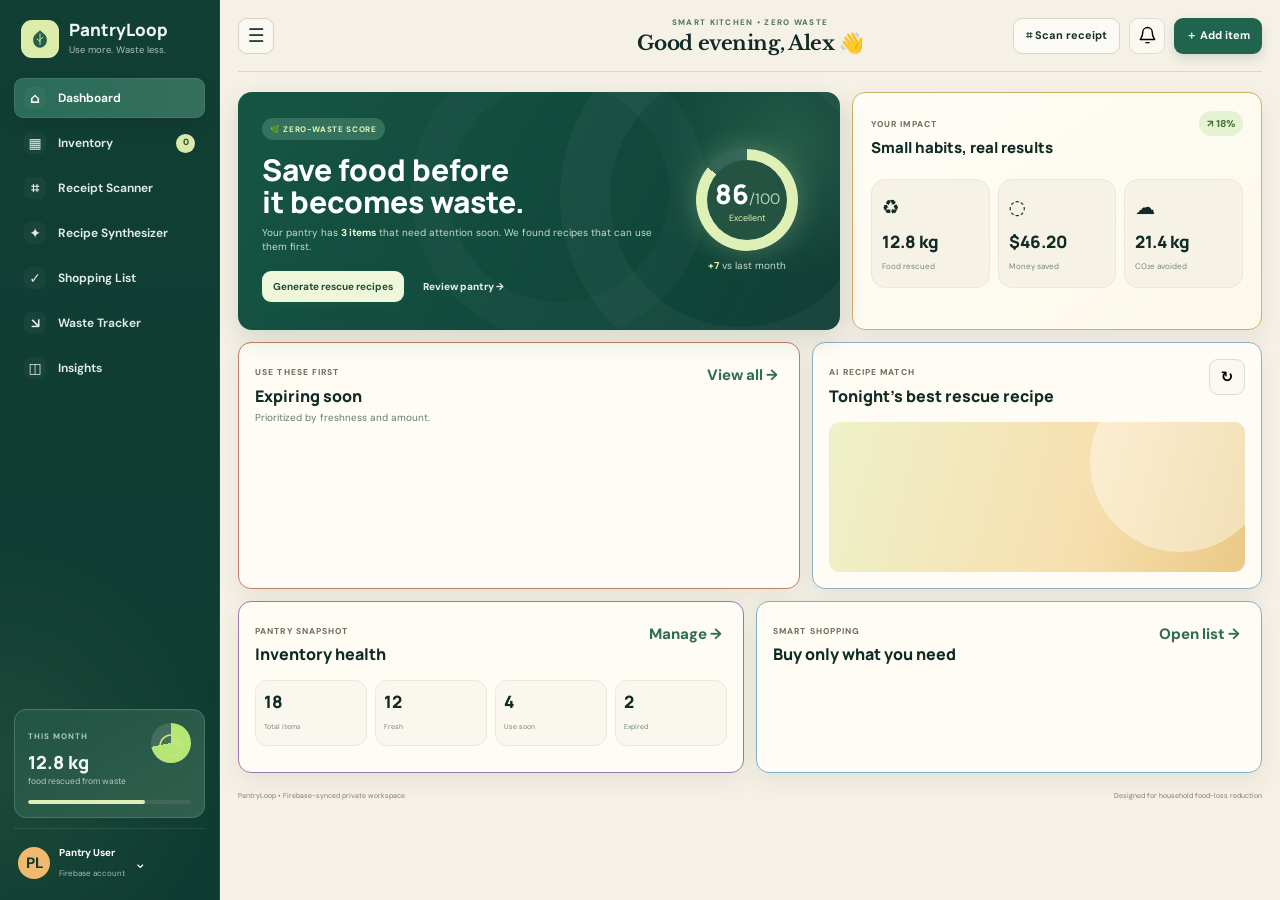
<file: preview.html>
<!DOCTYPE html>
<html lang="en">
<head>
  <meta charset="UTF-8" />
  <meta name="viewport" content="width=device-width, initial-scale=1.0" />
  <meta name="theme-color" content="#10251f" />
  <title>PantryLoop — Zero-Waste Kitchen</title>
  <link rel="preconnect" href="https://fonts.googleapis.com">
  <link rel="preconnect" href="https://fonts.gstatic.com" crossorigin>
  <link href="https://fonts.googleapis.com/css2?family=DM+Sans:wght@400;500;600;700&family=Manrope:wght@600;700;800&family=Libre+Baskerville:wght@400;700&display=swap" rel="stylesheet">
  <link rel="stylesheet" href="styles.css?v=4.6" />
<style>#loginScreen{display:none!important}</style></head>
<body>
  <section class="login-screen" id="loginScreen" aria-label="PantryLoop sign in">
    <div class="login-shell">
      <div class="login-visual">
        <div class="login-brand">
          <div class="brand-mark large" aria-hidden="true">
            <svg viewBox="0 0 48 48"><path d="M24 5c7 7 15 10 15 21 0 9-6 16-15 17-9-1-15-8-15-17C9 15 17 12 24 5Z"/><path class="cut" d="M24 12v25M17 24c3 1 5 3 7 6M31 20c-4 2-6 4-7 7"/></svg>
          </div>
          <div><strong>PantryLoop</strong><span>Use more. Waste less.</span></div>
        </div>
        <div class="login-visual-copy">
          <span class="login-kicker">SMART KITCHEN • ZERO WASTE</span>
          <h1>Turn what you have into what you need.</h1>
          <p>Track your pantry, rescue food before it expires, and make smarter shopping decisions from one calm workspace.</p>
          <div class="login-feature-row">
            <span>✓ Freshness tracking</span><span>✓ Rescue recipes</span><span>✓ Waste insights</span>
          </div>
        </div>
      </div>
      <div class="login-panel">
        <div class="login-card">
          <div class="auth-mode-head">
            <div>
              <span class="tiny-label" id="authKicker">WELCOME BACK</span>
              <h2 id="authTitle">Sign in to PantryLoop</h2>
              <p class="login-subtitle" id="authSubtitle">Access your private pantry workspace and continue from where you left off.</p>
            </div>
          </div>
          <div class="auth-setup-message" id="firebaseSetupMessage" hidden>Firebase is not configured yet. Add your Firebase Web App values in <b>firebase-config.js</b> before signing in.</div>
          <p class="auth-success" id="authSuccess" role="status" hidden></p>
          <form id="loginForm" class="auth-form" novalidate>
            <label class="login-field">Email<input id="loginEmail" type="email" autocomplete="email" placeholder="you@example.com" required /></label>
            <label class="login-field">Password<span class="password-field"><input id="loginPassword" type="password" autocomplete="current-password" placeholder="Enter password" minlength="6" required /><button type="button" id="togglePassword" aria-label="Show password">Show</button></span></label>
            <div class="login-options"><label class="remember-option"><input id="rememberMe" type="checkbox" checked /> Remember me</label><button class="link-button" type="button" id="forgotPasswordBtn">Forgot password?</button></div>
            <p class="login-error" id="loginError" role="alert" hidden></p>
            <button class="primary-btn login-submit" id="loginSubmit" type="submit">Sign in</button>
            <p class="auth-switch">Don't have an account? <button type="button" class="link-button strong-link" id="showSignupBtn">Create account</button></p>
          </form>
          <form id="signupForm" class="auth-form" novalidate hidden>
            <label class="login-field">Full name<input id="signupName" type="text" autocomplete="name" placeholder="Your full name" minlength="2" required /></label>
            <label class="login-field">Email<input id="signupEmail" type="email" autocomplete="email" placeholder="you@example.com" required /></label>
            <label class="login-field">Password<span class="password-field"><input id="signupPassword" type="password" autocomplete="new-password" placeholder="Minimum 6 characters" minlength="6" required /><button type="button" id="toggleSignupPassword" aria-label="Show password">Show</button></span></label>
            <label class="login-field">Confirm password<span class="password-field"><input id="signupConfirmPassword" type="password" autocomplete="new-password" placeholder="Re-enter password" minlength="6" required /><button type="button" id="toggleSignupConfirmPassword" aria-label="Show password">Show</button></span></label>
            <p class="login-error" id="signupError" role="alert" hidden></p>
            <button class="primary-btn login-submit" id="signupSubmit" type="submit">Create account</button>
            <p class="auth-switch">Already have an account? <button type="button" class="link-button strong-link" id="showSigninBtn">Sign in</button></p>
          </form>
        </div>
      </div>
    </div>
  </section>

  <div class="app-shell" id="appShell">
    <aside class="sidebar" id="sidebar">
      <div class="brand">
        <div class="brand-mark" aria-hidden="true">
          <svg viewBox="0 0 48 48"><path d="M24 5c7 7 15 10 15 21 0 9-6 16-15 17-9-1-15-8-15-17C9 15 17 12 24 5Z"/><path class="cut" d="M24 12v25M17 24c3 1 5 3 7 6M31 20c-4 2-6 4-7 7"/></svg>
        </div>
        <div>
          <h1>PantryLoop</h1>
          <p>Use more. Waste less.</p>
        </div>
      </div>

      <nav class="nav" aria-label="Main navigation">
        <button class="nav-item active" data-view="dashboard">
          <span class="icon">⌂</span><span>Dashboard</span>
        </button>
        <button class="nav-item" data-view="inventory">
          <span class="icon">▦</span><span>Inventory</span><b id="inventoryCountBadge">0</b>
        </button>
        <button class="nav-item" data-view="scanner">
          <span class="icon">⌗</span><span>Receipt Scanner</span>
        </button>
        <button class="nav-item" data-view="recipes">
          <span class="icon">✦</span><span>Recipe Synthesizer</span>
        </button>
        <button class="nav-item" data-view="shopping">
          <span class="icon">✓</span><span>Shopping List</span>
        </button>
        <button class="nav-item" data-view="waste">
          <span class="icon">↘</span><span>Waste Tracker</span>
        </button>
        <button class="nav-item" data-view="insights">
          <span class="icon">◫</span><span>Insights</span>
        </button>
      </nav>

      <div class="sidebar-card">
        <span class="tiny-label">THIS MONTH</span>
        <strong id="sidebarSaved">12.8 kg</strong>
        <p>food rescued from waste</p>
        <div class="mini-progress"><span id="sidebarProgress"></span></div>
      </div>

      <div class="profile-area">
        <button class="profile-button" id="profileButton" aria-haspopup="menu" aria-expanded="false">
          <div class="avatar" id="profileAvatar">PL</div>
          <div class="profile-copy"><strong id="profileName">Pantry User</strong><small id="profileEmail">Firebase account</small></div>
          <span class="profile-chevron" aria-hidden="true">⌄</span>
        </button>
        <div class="profile-menu" id="profileMenu" role="menu" hidden>
          <div class="profile-menu-head"><strong id="profileMenuName">Pantry User</strong><small id="profileMenuEmail">Firebase account</small></div>
          <button type="button" id="accountSettingsBtn" role="menuitem"><span aria-hidden="true">⚙</span><div><b>Account settings</b><small>Manage your profile</small></div></button>
          <button type="button" id="logoutBtn" class="logout-menu-item" role="menuitem"><span aria-hidden="true">↪</span><div><b>Logout</b><small>Return to the login page</small></div></button>
        </div>
      </div>
    </aside>

    <main class="main">
      <header class="topbar">
        <button class="mobile-menu" id="mobileMenu" aria-label="Toggle navigation" aria-expanded="true" title="Toggle navigation">☰</button>
        <div class="topbar-copy">
          <p class="eyebrow">SMART KITCHEN • ZERO WASTE</p>
          <h2 id="pageTitle">Good evening, Alex 👋</h2>
        </div>
        <div class="topbar-actions">
          <button class="ghost-btn" id="quickScanBtn">⌗ <span>Scan receipt</span></button>
          <div class="notification-area">
            <button class="icon-btn notification-btn" id="notificationBtn" aria-label="Notifications" aria-haspopup="true" aria-expanded="false">
              <svg viewBox="0 0 24 24" aria-hidden="true"><path d="M18 8a6 6 0 0 0-12 0c0 7-3 7-3 9h18c0-2-3-2-3-9"></path><path d="M10 21h4"></path></svg>
              <span class="notification-badge" id="notificationBadge" hidden>0</span>
            </button>
            <div class="notification-panel" id="notificationPanel" hidden>
              <div class="notification-head"><div><span class="tiny-label">NOTIFICATIONS</span><h3>Pantry alerts</h3></div><button type="button" class="text-btn" id="markAllReadBtn">Mark all read</button></div>
              <div class="notification-list" id="notificationList"></div>
              <button type="button" class="notification-footer" id="viewInventoryAlertsBtn">View inventory →</button>
            </div>
          </div>
          <button class="primary-btn" id="addItemBtn">＋ Add item</button>
        </div>
      </header>

      <section class="view active" id="dashboardView">
        <div class="hero-grid">
          <section class="hero-card">
            <div class="hero-copy">
              <span class="pill soft">🌿 ZERO-WASTE SCORE</span>
              <h3>Save food before<br>it becomes waste.</h3>
              <p>Your pantry has <b id="heroUrgentCount">3 items</b> that need attention soon. We found recipes that can use them first.</p>
              <div class="hero-actions">
                <button class="primary-btn light" data-jump="recipes">Generate rescue recipes</button>
                <button class="text-btn" data-jump="inventory">Review pantry →</button>
              </div>
            </div>
            <div class="score-ring-wrap">
              <div class="score-ring" id="scoreRing">
                <div><strong id="scoreValue">86</strong><span>/100</span><small>Excellent</small></div>
              </div>
              <p><b>+7</b> vs last month</p>
            </div>
          </section>

          <section class="impact-card">
            <div class="section-heading compact">
              <div>
                <span class="tiny-label">YOUR IMPACT</span>
                <h3>Small habits, real results</h3>
              </div>
              <span class="trend">↗ 18%</span>
            </div>
            <div class="impact-grid">
              <div><span>♻</span><strong id="impactSaved">12.8 kg</strong><small>Food rescued</small></div>
              <div><span>◌</span><strong id="impactMoney">$46.20</strong><small>Money saved</small></div>
              <div><span>☁</span><strong id="impactCarbon">21.4 kg</strong><small>CO₂e avoided</small></div>
            </div>
          </section>
        </div>

        <div class="content-grid">
          <section class="panel urgent-panel">
            <div class="section-heading">
              <div>
                <span class="tiny-label red">USE THESE FIRST</span>
                <h3>Expiring soon</h3>
                <p>Prioritized by freshness and amount.</p>
              </div>
              <button class="text-btn" data-jump="inventory">View all →</button>
            </div>
            <div id="urgentItems" class="urgent-list"></div>
          </section>

          <section class="panel recipe-panel">
            <div class="section-heading">
              <div>
                <span class="tiny-label">AI RECIPE MATCH</span>
                <h3>Tonight's best rescue recipe</h3>
              </div>
              <button class="icon-btn" id="refreshFeaturedRecipe" title="Refresh recipe">↻</button>
            </div>
            <article class="featured-recipe" id="featuredRecipe"></article>
          </section>
        </div>

        <div class="content-grid bottom-grid">
          <section class="panel">
            <div class="section-heading">
              <div>
                <span class="tiny-label">PANTRY SNAPSHOT</span>
                <h3>Inventory health</h3>
              </div>
              <button class="text-btn" data-jump="inventory">Manage →</button>
            </div>
            <div class="snapshot-stats">
              <div><strong id="totalItemsStat">18</strong><small>Total items</small></div>
              <div><strong id="freshStat">12</strong><small>Fresh</small></div>
              <div><strong id="soonStat">4</strong><small>Use soon</small></div>
              <div><strong id="expiredStat">2</strong><small>Expired</small></div>
            </div>
            <div class="category-bars" id="categoryBars"></div>
          </section>

          <section class="panel">
            <div class="section-heading">
              <div>
                <span class="tiny-label">SMART SHOPPING</span>
                <h3>Buy only what you need</h3>
              </div>
              <button class="text-btn" data-jump="shopping">Open list →</button>
            </div>
            <div class="shopping-preview" id="shoppingPreview"></div>
          </section>
        </div>
      </section>

      <section class="view" id="inventoryView">
        <div class="page-intro">
          <div><span class="tiny-label">LIVE INVENTORY</span><h2>Kitchen inventory</h2><p>Track freshness, quantities, categories, and storage zones.</p></div>
          <div class="intro-actions">
            <button class="ghost-btn" id="seedDemoBtn">↻ Reset demo</button>
            <button class="primary-btn" id="addInventoryBtn">＋ Add pantry item</button>
          </div>
        </div>
        <div class="metric-row inventory-risk-row">
          <div class="metric-card"><span>High waste risk</span><strong id="riskHighCount">0</strong><small>needs action first</small></div>
          <div class="metric-card"><span>Medium risk</span><strong id="riskMediumCount">0</strong><small>plan within a few days</small></div>
          <div class="metric-card"><span>Average risk</span><strong id="riskAverage">0%</strong><small>heuristic based on expiry, category & storage</small></div>
        </div>
        <div class="filter-row">
          <label class="search-box">⌕ <input id="inventorySearch" type="search" placeholder="Search ingredients..." /></label>
          <select id="categoryFilter"><option value="all">All categories</option></select>
          <select id="statusFilter">
            <option value="all">All freshness</option>
            <option value="fresh">Fresh</option>
            <option value="soon">Use soon</option>
            <option value="expired">Expired</option>
          </select>
          <select id="sortFilter">
            <option value="expiry">Expiry: soonest</option>
            <option value="name">Name: A–Z</option>
            <option value="qty">Quantity: high-low</option>
          </select>
        </div>
        <div class="inventory-table-wrap panel">
          <table class="inventory-table">
            <thead><tr><th>Ingredient</th><th>Quantity</th><th>Storage</th><th>Expires</th><th>Status</th><th>Risk</th><th></th></tr></thead>
            <tbody id="inventoryTableBody"></tbody>
          </table>
        </div>
      </section>

      <section class="view" id="scannerView">
        <div class="page-intro">
          <div><span class="tiny-label">FAST CAPTURE</span><h2>Receipt scanner</h2><p>Paste receipt text or use the demo scan to turn purchases into pantry items.</p></div>
        </div>
        <div class="scanner-layout">
          <section class="panel receipt-zone">
            <div class="receipt-visual" id="receiptVisual">
              <div class="scan-line"></div>
              <img id="receiptPreview" class="receipt-preview" alt="Receipt preview" hidden />
              <div class="receipt-paper" id="demoReceiptPaper">
                <strong>FRESH MARKET</strong><small>Receipt preview</small><hr/>
                <p>MILK 1L ........ 2.49</p><p>SPINACH ......... 1.80</p><p>BANANAS X6 ...... 2.20</p><p>EGGS 12PK ....... 3.99</p><p>BREAD ........... 2.70</p>
              </div>
            </div>
            <div class="scanner-actions">
              <label class="ghost-btn file-btn">📷 Upload / camera<input id="receiptImageInput" type="file" accept="image/*" capture="environment" hidden /></label>
              <button class="primary-btn" id="ocrScanBtn">⌗ Read receipt with OCR</button>
              <button class="ghost-btn" id="demoScanBtn">Use demo</button>
            </div>
            <div class="ocr-progress" id="ocrProgress" hidden><span id="ocrProgressBar"></span><small id="ocrProgressText">Preparing OCR…</small></div>
            <p class="scanner-note">Image OCR runs in the browser using Tesseract.js. If the OCR library cannot load, manual text entry and the demo scanner still work.</p>
          </section>
          <section class="panel scan-editor">
            <div class="section-heading"><div><span class="tiny-label">RECEIPT TEXT</span><h3>Recognize items</h3></div></div>
            <textarea id="receiptText" rows="10" placeholder="Example:
Milk 1L
Spinach 1 bag
Bananas 6
Eggs 12"></textarea>
            <div class="form-note">OCR text is cleaned into likely grocery items, quantities, storage zones, and estimated shelf-life before import.</div>
            <button class="primary-btn full" id="parseReceiptBtn">Analyze receipt text</button>
            <div id="scanResults" class="scan-results"></div>
          </section>
        </div>
      </section>

      <section class="view" id="recipesView">
        <div class="page-intro">
          <div><span class="tiny-label">RECIPE SYNTHESIZER</span><h2>Cook from what you have</h2><p>Build recipes around expiring ingredients, dietary preferences, and available time.</p></div>
          <button class="primary-btn" id="generateRecipesBtn">✦ Generate recipes</button>
        </div>
        <div class="recipe-controls panel">
          <div class="control-group"><label>Prioritize</label><select id="recipePriority"><option value="expiring">Expiring soon</option><option value="all">All pantry items</option><option value="selected">Selected ingredients</option></select></div>
          <div class="control-group"><label>Max time</label><select id="recipeTime"><option value="20">20 min</option><option value="30" selected>30 min</option><option value="45">45 min</option><option value="60">60 min</option></select></div>
          <div class="control-group"><label>Diet</label><select id="recipeDiet"><option value="any">Any</option><option value="vegetarian">Vegetarian</option><option value="high-protein">High protein</option><option value="vegan">Vegan</option></select></div>
          <label class="toggle"><input type="checkbox" id="zeroBuyToggle" checked><span></span> Zero-buy recipes</label>
        </div>
        <section class="panel smart-synth-panel">
          <div class="section-heading"><div><span class="tiny-label">SMART LOCAL SYNTHESIS</span><h3>Create a new recipe from current pantry risk</h3><p>Works without an API. It prioritizes ingredients most likely to be wasted.</p></div><span class="trend">Offline-ready</span></div>
          <div class="synth-form">
            <input id="recipePrompt" placeholder="Optional: e.g. spicy dinner, light lunch, one-pan meal" />
            <select id="recipeServings"><option value="1">1 serving</option><option value="2" selected>2 servings</option><option value="3">3 servings</option><option value="4">4 servings</option></select>
            <button class="primary-btn" id="synthesizeRecipeBtn">✦ Synthesize</button>
          </div>
          <div id="synthesizedRecipe" class="synthesized-recipe"></div>
        </section>
        <div id="recipeGrid" class="recipe-grid"></div>
      </section>

      <section class="view" id="shoppingView">
        <div class="page-intro">
          <div><span class="tiny-label">SMART SHOPPING</span><h2>Shopping list</h2><p>Keep purchases aligned with your pantry and recipe plans.</p></div>
          <button class="ghost-btn" id="clearCheckedBtn">Clear checked</button>
        </div>
        <section class="panel shopping-panel">
          <form id="shoppingForm" class="inline-form">
            <input id="shoppingInput" required placeholder="Add an item..." />
            <input id="shoppingQty" placeholder="Qty" />
            <button class="primary-btn">＋ Add</button>
          </form>
          <div class="shopping-list" id="shoppingList"></div>
        </section>
      </section>

      <section class="view" id="wasteView">
        <div class="page-intro">
          <div><span class="tiny-label">WASTE JOURNAL</span><h2>Waste tracker</h2><p>Log unavoidable waste and learn which habits cost the most.</p></div>
          <button class="primary-btn" id="logWasteBtn">＋ Log waste</button>
        </div>
        <div class="metric-row">
          <div class="metric-card"><span>This month</span><strong id="wasteMonth">1.6 kg</strong><small>↓ 24% from last month</small></div>
          <div class="metric-card"><span>Estimated cost</span><strong id="wasteCost">$8.20</strong><small>Potential savings opportunity</small></div>
          <div class="metric-card"><span>Top reason</span><strong id="wasteReason">Forgotten</strong><small>Plan “use first” meals</small></div>
        </div>
        <div class="content-grid">
          <section class="panel">
            <div class="section-heading"><div><span class="tiny-label">RECENT LOG</span><h3>Waste entries</h3></div></div>
            <div id="wasteLog" class="activity-list"></div>
          </section>
          <section class="panel">
            <div class="section-heading"><div><span class="tiny-label">CAUSES</span><h3>Why food was wasted</h3></div></div>
            <div id="wasteReasonBars" class="category-bars large"></div>
          </section>
        </div>
        <section class="panel" style="margin-top:18px">
          <div class="section-heading"><div><span class="tiny-label">WASTE INTELLIGENCE</span><h3>Prevention opportunities</h3><p>Generated from your logged waste and current inventory risk.</p></div></div>
          <div id="wasteRecommendations" class="suggestion-list"></div>
        </section>
      </section>

      <section class="view" id="insightsView">
        <div class="page-intro">
          <div><span class="tiny-label">HOUSEHOLD INSIGHTS</span><h2>Patterns & progress</h2><p>Understand what gets used, wasted, rescued, and repurchased.</p></div>
        </div>
        <div class="metric-row">
          <div class="metric-card"><span>Rescue rate</span><strong id="insightRescueRate">87%</strong><small>of inventory currently outside the high-risk zone</small></div>
          <div class="metric-card"><span>High-risk items</span><strong id="insightHighRisk">0</strong><small>predicted to need action soon</small></div>
          <div class="metric-card"><span>Projected monthly waste</span><strong id="insightProjectedWaste">0.0 kg</strong><small>based on your logged waste pace</small></div>
        </div>
        <div class="content-grid">
          <section class="panel">
            <div class="section-heading"><div><span class="tiny-label">WASTE TREND</span><h3>Recent waste by day</h3></div></div>
            <div id="rescueChart" class="bar-chart" aria-label="Waste trend chart"></div>
          </section>
          <section class="panel">
            <div class="section-heading"><div><span class="tiny-label">SMART SUGGESTIONS</span><h3>Next best actions</h3></div></div>
            <div class="suggestion-list">
              <button data-jump="recipes"><span>01</span><div><b>Cook leafy greens tonight</b><small>Spinach has the highest expiry risk.</small></div>→</button>
              <button data-jump="shopping"><span>02</span><div><b>Pause banana purchases</b><small>You already have enough for 3 days.</small></div>→</button>
              <button data-jump="inventory"><span>03</span><div><b>Freeze extra bread</b><small>Extends usable life by several weeks.</small></div>→</button>
            </div>
          </section>
        </div>
      </section>

      <footer>
        <span>PantryLoop • Firebase-synced private workspace</span>
        <span>Designed for household food-loss reduction</span>
      </footer>
    </main>
  </div>

  <div class="modal-backdrop" id="modalBackdrop" hidden>
    <div class="modal" role="dialog" aria-modal="true" aria-labelledby="modalTitle">
      <button class="modal-close" id="modalClose">×</button>
      <h3 id="modalTitle">Add pantry item</h3>
      <form id="itemForm">
        <input type="hidden" id="editItemId" />
        <div class="form-grid">
          <label>Name<input id="itemName" required placeholder="e.g. Spinach" /></label>
          <label>Category<select id="itemCategory"><option>Vegetables</option><option>Fruit</option><option>Dairy</option><option>Protein</option><option>Grains</option><option>Pantry</option><option>Other</option></select></label>
          <label>Quantity<input id="itemQty" type="number" min="0.1" step="0.1" value="1" required /></label>
          <label>Unit<select id="itemUnit"><option>pcs</option><option>kg</option><option>g</option><option>L</option><option>ml</option><option>pack</option><option>bag</option></select></label>
          <label>Storage<select id="itemStorage"><option>Fridge</option><option>Freezer</option><option>Pantry</option><option>Counter</option></select></label>
          <label>Expiry date<input id="itemExpiry" type="date" required /></label>
        </div>
        <div class="modal-actions"><button type="button" class="ghost-btn" id="cancelModal">Cancel</button><button class="primary-btn">Save item</button></div>
      </form>
    </div>
  </div>

  <div class="modal-backdrop" id="wasteModalBackdrop" hidden>
    <div class="modal" role="dialog" aria-modal="true">
      <button class="modal-close" id="wasteModalClose">×</button>
      <h3>Log wasted food</h3>
      <form id="wasteForm">
        <div class="form-grid">
          <label>Item<input id="wasteItem" required placeholder="e.g. Tomatoes" /></label>
          <label>Amount (kg)<input id="wasteAmount" type="number" min=".05" step=".05" value=".2" required /></label>
          <label>Reason<select id="wasteCause"><option>Forgotten</option><option>Overcooked</option><option>Too much cooked</option><option>Spoiled early</option><option>Plate leftovers</option></select></label>
          <label>Estimated cost<input id="wasteEntryCost" type="number" min="0" step=".1" value="1.5" /></label>
        </div>
        <div class="modal-actions"><button type="button" class="ghost-btn" id="cancelWasteModal">Cancel</button><button class="primary-btn">Save entry</button></div>
      </form>
    </div>
  </div>

  <div class="modal-backdrop" id="accountModalBackdrop" hidden>
    <div class="modal account-modal" role="dialog" aria-modal="true" aria-labelledby="accountModalTitle">
      <button class="modal-close" id="accountModalClose" aria-label="Close account settings">×</button>
      <span class="tiny-label">PROFILE</span>
      <h3 id="accountModalTitle">Account settings</h3>
      <form id="accountForm">
        <div class="account-avatar-section">
          <div class="account-avatar-preview" id="accountAvatarPreview" aria-label="Profile photo preview">PL</div>
          <div class="account-avatar-controls">
            <div>
              <strong>Profile photo</strong>
              <small>Upload a JPG, PNG, or WebP image.</small>
            </div>
            <div class="account-avatar-actions">
              <label class="ghost-btn profile-photo-btn">Choose photo<input id="accountAvatarInput" type="file" accept="image/jpeg,image/png,image/webp" hidden /></label>
              <button type="button" class="text-btn remove-photo-btn" id="removeAccountAvatar">Remove</button>
            </div>
          </div>
        </div>
        <div class="form-grid">
          <label>Display name<input id="accountName" required /></label>
          <label>Email<input id="accountEmail" type="email" required /></label>
        </div>
        <div class="modal-actions"><button type="button" class="ghost-btn" id="cancelAccountModal">Cancel</button><button class="primary-btn">Save changes</button></div>
      </form>
    </div>
  </div>

  <div class="modal-backdrop" id="deleteModalBackdrop" hidden>
    <div class="modal delete-modal" role="alertdialog" aria-modal="true" aria-labelledby="deleteModalTitle" aria-describedby="deleteModalMessage">
      <div class="delete-modal-icon" aria-hidden="true">
        <svg viewBox="0 0 24 24"><path d="M3 6h18"></path><path d="M8 6V4h8v2"></path><path d="M19 6l-1 14H6L5 6"></path><path d="M10 10v6M14 10v6"></path></svg>
      </div>
      <h3 id="deleteModalTitle">Delete item?</h3>
      <p id="deleteModalMessage">This action will remove the selected item.</p>
      <div class="modal-actions"><button type="button" class="ghost-btn" id="cancelDeleteBtn">Cancel</button><button type="button" class="delete-confirm-btn" id="confirmDeleteBtn">Delete</button></div>
    </div>
  </div>

  <div class="toast" id="toast"></div>

</body>
</html>
</file>
<file: styles.css>
:root{
  --ink:#163129;--ink-2:#37544b;--muted:#74877f;--cream:#f4f1e9;--panel:#fffdf8;
  --green:#2f6d54;--green-2:#4c8b6f;--lime:#dff0b6;--lime-2:#eff7da;--red:#c24f45;
  --amber:#d99537;--line:#e7e5dd;--shadow:0 18px 45px rgba(32,60,50,.08);
}
*{box-sizing:border-box}
html{scroll-behavior:smooth}
body{margin:0;background:var(--cream);color:var(--ink);font:14px/1.5 "DM Sans",system-ui,sans-serif}
button,input,select,textarea{font:inherit}
button{cursor:pointer}
.app-shell{display:grid;grid-template-columns:250px minmax(0,1fr);min-height:100vh}
.sidebar{background:#15362d;color:#eef6ef;padding:24px 18px;position:sticky;top:0;height:100vh;display:flex;flex-direction:column;z-index:20}
.brand{display:flex;gap:12px;align-items:center;padding:0 8px 25px}
.brand-mark{width:42px;height:42px;background:var(--lime);border-radius:14px;display:grid;place-items:center}
.brand-mark svg{width:26px;fill:#265e47}.brand-mark .cut{fill:none;stroke:#dff0b6;stroke-width:2}
.brand h1{font:800 19px/1 "Manrope";margin:0}.brand p{margin:5px 0 0;color:#a8c0b7;font-size:11px}
.nav{display:grid;gap:7px}.nav-item{border:0;background:transparent;color:#b9ccc5;display:flex;align-items:center;gap:12px;padding:11px 12px;border-radius:12px;text-align:left;transition:.2s}
.nav-item:hover,.nav-item.active{background:#285143;color:white}.nav-item .icon{width:22px;text-align:center;font-size:18px}.nav-item b{margin-left:auto;background:#dff0b6;color:#214b3a;min-width:23px;height:23px;border-radius:20px;display:grid;place-items:center;font-size:11px}
.sidebar-card{margin-top:auto;background:linear-gradient(150deg,#275344,#1d4337);border:1px solid #3d6759;border-radius:16px;padding:16px}
.tiny-label{font-size:10px;font-weight:800;letter-spacing:.12em;color:#70877f}.sidebar-card .tiny-label{color:#a9c5bb}.sidebar-card strong{font:800 24px "Manrope";display:block;margin-top:4px}.sidebar-card p{font-size:11px;color:#b8cbc4;margin:2px 0 11px}
.mini-progress{height:5px;background:#41675a;border-radius:5px;overflow:hidden}.mini-progress span{display:block;height:100%;width:72%;background:#dff0b6;border-radius:5px}
.profile-button{border:0;background:transparent;color:white;display:grid;grid-template-columns:34px 1fr 18px;align-items:center;gap:9px;text-align:left;padding:18px 7px 0}
.avatar{width:34px;height:34px;border-radius:11px;background:#f1b96d;color:#17372d;display:grid;place-items:center;font-weight:800}.profile-button strong{font-size:12px;display:block}.profile-button small{font-size:10px;color:#a5beb4}
.main{min-width:0;padding:0 28px 26px}
.topbar{height:92px;display:flex;align-items:center;justify-content:space-between;border-bottom:1px solid #dfddd5;position:sticky;top:0;background:rgba(244,241,233,.93);backdrop-filter:blur(12px);z-index:10}
.topbar h2{font:800 24px "Manrope";margin:3px 0 0}.eyebrow{font-size:9px;letter-spacing:.15em;font-weight:800;color:#7d8c86;margin:0}
.topbar-actions{display:flex;align-items:center;gap:9px}.primary-btn,.ghost-btn,.icon-btn,.text-btn{border:0;border-radius:10px;font-weight:700;transition:.2s}
.primary-btn{background:var(--green);color:white;padding:10px 14px;box-shadow:0 5px 12px rgba(47,109,84,.18)}.primary-btn:hover{transform:translateY(-1px);background:#285f49}
.primary-btn.light{background:#eff7da;color:#1e4d3a}.ghost-btn{border:1px solid #d9d8d0;background:#fbfaf5;color:var(--ink);padding:9px 12px}.ghost-btn:hover{background:white}
.icon-btn{width:38px;height:38px;background:#fbfaf5;border:1px solid #deddd5;position:relative}.notify-dot{position:absolute;width:7px;height:7px;background:#d76556;border-radius:50%;right:7px;top:7px}
.text-btn{background:none;color:var(--green);padding:5px}.mobile-menu{display:none;background:none;border:0;font-size:24px;color:var(--ink)}
.view{display:none;padding-top:26px;animation:fade .25s ease}.view.active{display:block}@keyframes fade{from{opacity:.55;transform:translateY(3px)}to{opacity:1;transform:none}}
.hero-grid{display:grid;grid-template-columns:1.65fr 1fr;gap:18px}
.hero-card{min-height:260px;background:linear-gradient(125deg,#2b604d,#173e34);border-radius:22px;color:white;padding:30px;display:flex;justify-content:space-between;overflow:hidden;position:relative;box-shadow:var(--shadow)}
.hero-card:after{content:"";position:absolute;width:260px;height:260px;border-radius:50%;border:50px solid rgba(255,255,255,.035);right:-80px;top:-75px}
.pill{font-size:10px;font-weight:800;letter-spacing:.08em;padding:7px 9px;border-radius:999px;display:inline-block}.pill.soft{background:#3d6d5b;color:#edf8e9}
.hero-card h3{font:800 34px/1.12 "Manrope";margin:15px 0 10px}.hero-card p{max-width:510px;color:#c7d9d2;margin:0}.hero-card p b{color:#f3ffd9}.hero-actions{display:flex;gap:13px;align-items:center;margin-top:22px}.hero-card .text-btn{color:#e5f0e9}
.score-ring-wrap{width:170px;display:grid;place-items:center;align-content:center;z-index:1}.score-ring{--score:86;width:128px;height:128px;border-radius:50%;background:conic-gradient(#dff0b6 calc(var(--score)*1%),rgba(255,255,255,.12) 0);display:grid;place-items:center;position:relative}.score-ring:after{content:"";width:102px;height:102px;background:#245342;border-radius:50%;position:absolute}.score-ring div{z-index:2;text-align:center}.score-ring strong{font:800 34px "Manrope"}.score-ring span{color:#b6ccc3}.score-ring small{display:block;font-size:9px;color:#dff0b6}.score-ring-wrap p{font-size:10px;margin-top:8px}.score-ring-wrap p b{color:#dff0b6}
.impact-card,.panel,.metric-card{background:var(--panel);border:1px solid #e8e4da;border-radius:18px;box-shadow:0 9px 30px rgba(43,66,57,.045)}
.impact-card{padding:23px}.section-heading{display:flex;align-items:start;justify-content:space-between;gap:15px;margin-bottom:17px}.section-heading.compact{margin-bottom:18px}.section-heading h3{font:800 18px "Manrope";margin:3px 0}.section-heading p{margin:0;color:var(--muted);font-size:12px}.trend{background:#e6f3d2;color:#45703b;padding:5px 8px;border-radius:15px;font-size:10px;font-weight:800}
.impact-grid{display:grid;grid-template-columns:repeat(3,1fr);gap:10px}.impact-grid div{background:#f8f7f1;border-radius:14px;padding:14px 11px}.impact-grid span{display:block;font-size:19px}.impact-grid strong{font:800 18px "Manrope";display:block;margin-top:12px}.impact-grid small{font-size:9px;color:var(--muted)}
.content-grid{display:grid;grid-template-columns:1.3fr 1fr;gap:18px;margin-top:18px}.bottom-grid{grid-template-columns:1fr 1fr}.panel{padding:22px}
.red{color:var(--red)}
.urgent-list{display:grid;gap:10px}.urgent-item{display:grid;grid-template-columns:44px 1fr auto auto;gap:12px;align-items:center;padding:10px;border-radius:14px;background:#fbfaf6;border:1px solid #efede6}.food-icon{width:44px;height:44px;border-radius:13px;background:#eef3df;display:grid;place-items:center;font-size:23px}.urgent-item h4{margin:0;font-size:13px}.urgent-item p{margin:2px 0 0;font-size:10px;color:var(--muted)}.expiry-chip{font-size:9px;font-weight:800;padding:5px 8px;border-radius:99px;background:#fff0df;color:#b76b24}.expiry-chip.expired{background:#fce8e5;color:#b84b43}.row-btn{border:0;background:#eaf3e5;color:#2f694f;border-radius:9px;padding:7px 9px;font-size:10px;font-weight:800}
.featured-recipe{height:214px;border-radius:16px;background:linear-gradient(145deg,#e6edcf,#f8ecd1);padding:20px;display:flex;flex-direction:column;justify-content:flex-end;position:relative;overflow:hidden}.featured-recipe:before{content:"";position:absolute;width:180px;height:180px;border-radius:50%;background:rgba(255,255,255,.4);top:-50px;right:-25px}.recipe-emoji{position:absolute;right:26px;top:28px;font-size:68px;filter:drop-shadow(0 8px 14px rgba(73,90,65,.16))}.featured-recipe .tag-row{display:flex;gap:6px;margin-bottom:8px}.mini-tag{font-size:9px;background:rgba(255,255,255,.75);padding:5px 7px;border-radius:10px;font-weight:800}.featured-recipe h4{font:800 22px "Manrope";margin:0 0 4px;z-index:1}.featured-recipe p{margin:0;font-size:11px;color:#52645d;z-index:1}
.snapshot-stats{display:grid;grid-template-columns:repeat(4,1fr);gap:8px;margin-bottom:20px}.snapshot-stats div{padding:11px 9px;background:#f8f6ef;border-radius:12px}.snapshot-stats strong{display:block;font:800 20px "Manrope"}.snapshot-stats small{color:var(--muted);font-size:9px}.category-bars{display:grid;gap:10px}.category-row{display:grid;grid-template-columns:90px 1fr 30px;align-items:center;gap:10px;font-size:10px}.category-track{height:7px;background:#ecebe4;border-radius:10px;overflow:hidden}.category-track span{height:100%;display:block;background:#71957f;border-radius:10px}.category-row b{text-align:right;font-size:10px}
.shopping-preview{display:grid;gap:9px}.shop-preview-item{display:grid;grid-template-columns:22px 1fr auto;align-items:center;padding:10px 0;border-bottom:1px solid #efede7}.shop-preview-item:last-child{border-bottom:0}.circle-check{width:18px;height:18px;border:1.5px solid #b9c4be;border-radius:50%}.shop-preview-item strong{font-size:12px}.shop-preview-item small{color:var(--muted)}
.page-intro{display:flex;align-items:flex-end;justify-content:space-between;gap:18px;margin-bottom:20px}.page-intro h2{font:800 28px "Manrope";margin:3px 0}.page-intro p{color:var(--muted);margin:0}.intro-actions{display:flex;gap:8px}
.filter-row{display:grid;grid-template-columns:minmax(220px,1fr) repeat(3,170px);gap:10px;margin-bottom:14px}.filter-row select,.search-box{border:1px solid #dddcd4;background:#fffdf8;border-radius:11px;padding:10px}.search-box{display:flex;align-items:center;gap:8px}.search-box input{border:0;outline:0;background:transparent;width:100%}
.inventory-table-wrap{overflow:auto;padding:8px}.inventory-table{width:100%;border-collapse:collapse;min-width:760px}.inventory-table th,.inventory-table td{padding:12px 13px;text-align:left;border-bottom:1px solid #eeeae2}.inventory-table th{font-size:9px;letter-spacing:.1em;color:#7b8a84;text-transform:uppercase}.inventory-table td{font-size:12px}.ingredient-cell{display:flex;align-items:center;gap:10px}.ingredient-cell .food-icon{width:36px;height:36px;font-size:18px}.status-dot{width:7px;height:7px;border-radius:50%;display:inline-block;margin-right:5px}.status-fresh{color:#4f7d62}.status-fresh .status-dot{background:#5b9a71}.status-soon{color:#b36e26}.status-soon .status-dot{background:#dfa04c}.status-expired{color:#bc5148}.status-expired .status-dot{background:#d56155}.table-actions{display:flex;gap:4px}.table-actions button{border:0;background:#f0eee7;border-radius:7px;width:29px;height:29px}
.scanner-layout{display:grid;grid-template-columns:.9fr 1.1fr;gap:18px}.receipt-zone{display:flex;flex-direction:column;align-items:center;justify-content:center;min-height:520px}.receipt-visual{width:100%;height:390px;background:#173c31;border-radius:17px;display:grid;place-items:center;position:relative;overflow:hidden;margin-bottom:14px}.receipt-paper{width:220px;background:#fffef8;padding:26px 22px;box-shadow:0 18px 36px rgba(0,0,0,.2);transform:rotate(-2deg);font-family:monospace;color:#34423d}.receipt-paper strong,.receipt-paper small{display:block;text-align:center}.receipt-paper p{font-size:10px}.scan-line{position:absolute;left:15%;right:15%;height:2px;background:#dff0b6;box-shadow:0 0 14px #dff0b6;animation:scan 2.4s linear infinite;z-index:2}@keyframes scan{0%{top:15%}50%{top:80%}100%{top:15%}}
.scan-editor textarea{width:100%;border:1px solid #dedbd1;border-radius:12px;padding:12px;resize:vertical;outline:0;background:#fbfaf5}.form-note{font-size:10px;color:var(--muted);margin:9px 0 12px}.full{width:100%}.scan-results{display:grid;gap:8px;margin-top:15px}.scan-result{display:flex;justify-content:space-between;align-items:center;background:#f6f6ee;padding:9px 11px;border-radius:10px}.scan-result small{color:var(--muted)}
.recipe-controls{display:flex;align-items:end;gap:14px;margin-bottom:18px}.control-group{display:grid;gap:5px}.control-group label{font-size:10px;font-weight:800;color:#75857f}.control-group select{border:1px solid #dedcd4;background:white;border-radius:9px;padding:8px 10px}.toggle{display:flex;align-items:center;gap:8px;font-size:11px;font-weight:700;margin-left:auto;padding-bottom:7px}.toggle input{display:none}.toggle span{width:35px;height:20px;border-radius:12px;background:#c8ccc8;position:relative}.toggle span:after{content:"";position:absolute;width:14px;height:14px;border-radius:50%;background:white;top:3px;left:3px;transition:.2s}.toggle input:checked+span{background:#4a856a}.toggle input:checked+span:after{left:18px}
.recipe-grid{display:grid;grid-template-columns:repeat(3,1fr);gap:16px}.recipe-card{background:#fffdf8;border:1px solid #e7e4db;border-radius:17px;overflow:hidden}.recipe-art{height:150px;background:linear-gradient(145deg,#eaf0d8,#f7e6c8);display:grid;place-items:center;font-size:63px}.recipe-body{padding:16px}.recipe-card h3{font:800 17px "Manrope";margin:0 0 5px}.recipe-card p{font-size:11px;color:var(--muted);min-height:50px}.recipe-meta{display:flex;flex-wrap:wrap;gap:6px;margin:11px 0}.recipe-card .primary-btn{width:100%;font-size:11px}
.inline-form{display:grid;grid-template-columns:1fr 120px auto;gap:8px;margin-bottom:15px}.inline-form input{border:1px solid #dcdbd2;border-radius:10px;padding:10px 11px;background:white}.shopping-list{display:grid;gap:8px}.shopping-item{display:grid;grid-template-columns:30px 1fr auto auto;align-items:center;gap:9px;padding:12px;border:1px solid #ece8df;border-radius:12px}.shopping-item input{width:18px;height:18px;accent-color:#3c775e}.shopping-item.checked strong{text-decoration:line-through;color:#8a9792}.shopping-item small{color:var(--muted)}.danger-btn{border:0;background:#f8eae7;color:#b85046;border-radius:8px;padding:6px 8px}
.metric-row{display:grid;grid-template-columns:repeat(3,1fr);gap:14px;margin-bottom:18px}.metric-card{padding:18px}.metric-card span,.metric-card small{display:block;color:var(--muted);font-size:10px}.metric-card strong{font:800 23px "Manrope";display:block;margin:4px 0}.activity-list{display:grid;gap:8px}.activity-item{display:grid;grid-template-columns:1fr auto;gap:10px;background:#f7f5ee;padding:11px 12px;border-radius:11px}.activity-item strong{font-size:12px}.activity-item small{display:block;color:var(--muted)}.large{padding-top:5px}.large .category-row{grid-template-columns:110px 1fr 35px}
.bar-chart{height:240px;display:flex;align-items:end;gap:12px;padding:16px 5px 0}.chart-col{flex:1;display:flex;flex-direction:column;justify-content:end;align-items:center;height:100%;gap:8px}.chart-bar{width:100%;max-width:38px;background:linear-gradient(#6c987f,#2f6d54);border-radius:7px 7px 2px 2px;min-height:4px}.chart-col small{color:var(--muted);font-size:9px}.chart-col b{font-size:9px}
.suggestion-list{display:grid;gap:9px}.suggestion-list button{display:grid;grid-template-columns:35px 1fr 18px;align-items:center;gap:8px;border:0;text-align:left;background:#f7f5ee;padding:12px;border-radius:12px;color:var(--ink)}.suggestion-list span{font:800 16px "Manrope";color:#92a59d}.suggestion-list b,.suggestion-list small{display:block}.suggestion-list small{color:var(--muted);font-size:10px;margin-top:2px}
footer{display:flex;justify-content:space-between;color:#8b9792;font-size:9px;padding:28px 4px 0}
.modal-backdrop{position:fixed;inset:0;background:rgba(11,28,23,.55);display:grid;place-items:center;padding:20px;z-index:50;backdrop-filter:blur(5px)}.modal-backdrop[hidden]{display:none}.modal{width:min(580px,100%);background:#fffdf8;border-radius:18px;padding:24px;position:relative;box-shadow:0 30px 80px rgba(0,0,0,.2)}.modal h3{font:800 22px "Manrope";margin:0 0 18px}.modal-close{position:absolute;right:15px;top:12px;border:0;background:none;font-size:27px;color:#809087}.form-grid{display:grid;grid-template-columns:1fr 1fr;gap:12px}.form-grid label{font-size:10px;font-weight:800;color:#60736b;display:grid;gap:5px}.form-grid input,.form-grid select{width:100%;border:1px solid #dedbd2;background:white;border-radius:9px;padding:9px 10px;color:var(--ink)}.modal-actions{display:flex;justify-content:flex-end;gap:8px;margin-top:18px}
.toast{position:fixed;right:22px;bottom:22px;background:#173c31;color:white;padding:11px 15px;border-radius:11px;box-shadow:var(--shadow);transform:translateY(120px);opacity:0;transition:.25s;z-index:70;font-weight:700;font-size:11px}.toast.show{transform:none;opacity:1}
@media(max-width:1100px){
  .app-shell{grid-template-columns:210px minmax(0,1fr)}.main{padding:0 20px 24px}.hero-grid,.content-grid{grid-template-columns:1fr}.hero-card{min-height:250px}.recipe-grid{grid-template-columns:repeat(2,1fr)}.filter-row{grid-template-columns:1fr 1fr}.filter-row .search-box{grid-column:1/-1}.scanner-layout{grid-template-columns:1fr}.receipt-zone{min-height:auto}
}
@media(max-width:780px){
  .app-shell{display:block}.sidebar{position:fixed;left:-270px;width:250px;transition:.25s;box-shadow:20px 0 60px rgba(0,0,0,.18)}.sidebar.open{left:0}.main{padding:0 14px 20px}.mobile-menu{display:block}.topbar{height:78px;gap:10px}.topbar-copy{margin-right:auto}.topbar h2{font-size:17px}.topbar .eyebrow{display:none}.topbar-actions .ghost-btn span{display:none}.topbar-actions .primary-btn{padding:9px}.hero-card{padding:22px;display:block}.hero-card h3{font-size:28px}.score-ring-wrap{position:absolute;right:16px;bottom:10px;transform:scale(.75);transform-origin:bottom right}.hero-copy{padding-right:80px}.impact-grid{grid-template-columns:1fr 1fr}.impact-grid div:last-child{grid-column:1/-1}.snapshot-stats{grid-template-columns:1fr 1fr}.page-intro{align-items:start;flex-direction:column}.recipe-controls{display:grid;grid-template-columns:1fr 1fr}.toggle{margin:0}.recipe-grid{grid-template-columns:1fr 1fr}.metric-row{grid-template-columns:1fr}.inline-form{grid-template-columns:1fr 90px}.inline-form button{grid-column:1/-1}
}
@media(max-width:520px){
  .topbar-actions .ghost-btn,.topbar-actions .icon-btn{display:none}.hero-copy{padding-right:0}.score-ring-wrap{display:none}.hero-card{min-height:auto}.hero-actions{align-items:flex-start;flex-direction:column}.impact-grid{grid-template-columns:1fr}.impact-grid div:last-child{grid-column:auto}.filter-row,.recipe-controls,.form-grid{grid-template-columns:1fr}.recipe-grid{grid-template-columns:1fr}.inventory-table-wrap{padding:0}.scanner-layout{gap:12px}.receipt-visual{height:320px}.shopping-item{grid-template-columns:26px 1fr auto}.shopping-item small{display:none}.bottom-grid{grid-template-columns:1fr}.urgent-item{grid-template-columns:40px 1fr auto}.urgent-item .row-btn{display:none}.category-row{grid-template-columns:80px 1fr 26px}footer{flex-direction:column;gap:4px}
}

/* --- FYDP smart-feature upgrades --- */
.scanner-actions{display:flex;gap:8px;flex-wrap:wrap;justify-content:center;width:100%}
.file-btn{display:inline-flex;align-items:center;justify-content:center}
.receipt-preview{position:absolute;inset:18px;width:calc(100% - 36px);height:calc(100% - 36px);object-fit:contain;border-radius:12px;background:#f7f5ee;z-index:1}
.ocr-progress{width:100%;margin-top:12px;background:#eef0e9;border-radius:12px;padding:10px;position:relative;overflow:hidden}
.ocr-progress>span{position:absolute;left:0;top:0;bottom:0;width:0;background:rgba(111,151,126,.18);transition:width .2s}
.ocr-progress small{position:relative;z-index:1;font-weight:700;color:#4d665c}
.scanner-note{font-size:10px;color:var(--muted);margin:10px 0 0;text-align:center;max-width:460px}
.risk-chip{display:inline-flex;align-items:center;gap:5px;padding:5px 8px;border-radius:999px;font-size:9px;font-weight:800;white-space:nowrap}
.risk-low{background:#e7f2e8;color:#3f7350}.risk-medium{background:#fff2d9;color:#a46a24}.risk-high{background:#fbe7e3;color:#b44b42}
.smart-synth-panel{margin-bottom:18px;background:linear-gradient(140deg,#fffdf8,#f1f6e5)}
.synth-form{display:grid;grid-template-columns:1fr 150px auto;gap:10px}
.synth-form input,.synth-form select{border:1px solid #dcdad1;background:#fff;border-radius:10px;padding:10px 11px;color:var(--ink)}
.synthesized-recipe{margin-top:14px}
.synth-card{display:grid;grid-template-columns:100px 1fr;gap:18px;background:#173c31;color:#f6fbf6;border-radius:16px;padding:18px}
.synth-icon{display:grid;place-items:center;font-size:56px;background:#285344;border-radius:14px;min-height:100px}
.synth-card h3{font:800 20px "Manrope";margin:0 0 4px}.synth-card p{margin:0;color:#c6d8d1;font-size:11px}
.synth-meta{display:flex;gap:6px;flex-wrap:wrap;margin:9px 0}.synth-meta span{font-size:9px;background:#315c4d;padding:5px 7px;border-radius:8px}
.synth-steps{margin:10px 0 0;padding-left:18px;color:#e7f0eb;font-size:11px}.synth-steps li{margin:4px 0}
.synth-actions{display:flex;gap:8px;margin-top:12px}.synth-actions .ghost-btn{background:transparent;border-color:#537366;color:#f4faf5}
.analytics-note{font-size:10px;color:var(--muted);margin-top:8px}
@media(max-width:780px){.synth-form{grid-template-columns:1fr 1fr}.synth-form .primary-btn{grid-column:1/-1}.synth-card{grid-template-columns:1fr}.synth-icon{min-height:75px}}
@media(max-width:520px){.scanner-actions{display:grid}.scanner-actions>*{width:100%}.synth-form{grid-template-columns:1fr}.synth-form .primary-btn{grid-column:auto}.synth-actions{flex-direction:column}}


/* ===== PantryLoop V3 UI / Auth polish ===== */
[hidden]{display:none!important}
button:focus-visible,input:focus-visible,select:focus-visible,textarea:focus-visible{outline:3px solid rgba(76,139,111,.24);outline-offset:2px}
body{font-size:15px}
.app-shell{transition:grid-template-columns .24s ease}
.mobile-menu{display:grid;width:40px;height:40px;place-items:center;border:1px solid #deddd5;border-radius:10px;background:#fbfaf5;font-size:20px;line-height:1;color:var(--ink);flex:0 0 auto}
.mobile-menu:hover{background:#fff}

/* Login */
.login-screen{min-height:100vh;background:var(--cream);padding:24px;display:grid;place-items:center}
.login-shell{width:min(1120px,100%);min-height:680px;display:grid;grid-template-columns:1.08fr .92fr;background:var(--panel);border:1px solid #e5e1d7;border-radius:28px;overflow:hidden;box-shadow:0 28px 80px rgba(34,55,47,.13)}
.login-visual{position:relative;overflow:hidden;padding:38px;background:linear-gradient(145deg,#15362d,#2b604d);color:white;display:flex;flex-direction:column;justify-content:space-between}
.login-visual:before,.login-visual:after{content:"";position:absolute;border-radius:50%;border:55px solid rgba(223,240,182,.06)}
.login-visual:before{width:360px;height:360px;right:-170px;top:-140px}.login-visual:after{width:270px;height:270px;left:-140px;bottom:-120px}
.login-brand{display:flex;align-items:center;gap:12px;position:relative;z-index:1}.brand-mark.large{width:48px;height:48px}.login-brand strong{display:block;font:800 20px "Manrope"}.login-brand span{display:block;color:#bcd0c8;font-size:12px;margin-top:2px}
.login-visual-copy{max-width:560px;position:relative;z-index:1}.login-kicker{font-size:10px;font-weight:800;letter-spacing:.14em;color:#dff0b6}.login-visual-copy h1{font:800 clamp(38px,5vw,58px)/1.03 "Manrope";letter-spacing:-.035em;margin:16px 0}.login-visual-copy p{font-size:15px;line-height:1.7;color:#c9dbd4;max-width:520px}.login-feature-row{display:flex;gap:8px;flex-wrap:wrap;margin-top:24px}.login-feature-row span{font-size:11px;font-weight:700;padding:8px 10px;border:1px solid rgba(255,255,255,.14);background:rgba(255,255,255,.06);border-radius:999px}
.login-panel{display:grid;place-items:center;padding:48px}.login-card{width:min(390px,100%)}.login-card h2{font:800 30px/1.15 "Manrope";margin:8px 0}.login-subtitle{color:var(--muted);font-size:13px;line-height:1.6;margin:0 0 26px}.login-field{display:grid;gap:7px;font-weight:800;font-size:12px;color:#52665e;margin-bottom:15px}.login-field>input,.password-field{border:1px solid #d9d8d0;background:#fff;border-radius:12px;min-height:47px}.login-field>input{padding:0 13px;color:var(--ink)}.password-field{display:flex;align-items:center;overflow:hidden}.password-field input{border:0;outline:0;flex:1;min-width:0;padding:0 13px;background:transparent;color:var(--ink)}.password-field button{height:45px;border:0;background:transparent;padding:0 13px;color:var(--green);font-weight:800;font-size:11px}.login-options{display:flex;align-items:center;justify-content:space-between;gap:12px;margin:3px 0 18px}.remember-option{display:flex;gap:7px;align-items:center;font-size:11px;color:#60736b}.remember-option input{accent-color:var(--green)}.link-button{border:0;background:none;color:var(--green);font-weight:800;font-size:11px;padding:4px}.login-submit{width:100%;min-height:47px;font-size:13px}.login-error{background:#fbe9e6;color:#a8463e;padding:9px 10px;border-radius:9px;font-size:11px;margin:0 0 12px}.demo-note{font-size:10px;line-height:1.55;color:#8a9791;margin:16px 0 0}

/* Sidebar collapse */
.profile-area{position:relative}
.app-shell.sidebar-collapsed{grid-template-columns:82px minmax(0,1fr)}
.app-shell.sidebar-collapsed .sidebar{padding-left:13px;padding-right:13px}
.app-shell.sidebar-collapsed .brand{padding-left:7px;padding-right:7px;justify-content:center}.app-shell.sidebar-collapsed .brand>div:last-child{display:none}
.app-shell.sidebar-collapsed .nav-item{justify-content:center;padding:11px 8px;position:relative}.app-shell.sidebar-collapsed .nav-item>span:not(.icon){display:none}.app-shell.sidebar-collapsed .nav-item .icon{width:auto;font-size:19px}.app-shell.sidebar-collapsed .nav-item b{position:absolute;right:1px;top:2px;min-width:18px;width:auto;height:18px;padding:0 4px;font-size:9px}
.app-shell.sidebar-collapsed .sidebar-card{display:none}.app-shell.sidebar-collapsed .profile-copy,.app-shell.sidebar-collapsed .profile-chevron{display:none}.app-shell.sidebar-collapsed .profile-button{display:grid;grid-template-columns:1fr;justify-items:center;padding:14px 0 0}.app-shell.sidebar-collapsed .profile-menu{left:58px;bottom:0;width:240px}
.nav-item{font-size:13px;font-weight:650}.profile-button strong{font-size:12.5px}.profile-button small{font-size:10.5px}

/* Notifications */
.notification-area{position:relative}.notification-btn{display:grid;place-items:center}.notification-btn svg{width:19px;height:19px;fill:none;stroke:currentColor;stroke-width:1.8;stroke-linecap:round;stroke-linejoin:round}.notification-badge{position:absolute;right:-5px;top:-6px;min-width:18px;height:18px;padding:0 4px;border-radius:10px;background:#c94d43;color:white;border:2px solid var(--cream);font-size:9px;font-weight:800;display:grid;place-items:center}
.notification-panel{position:absolute;right:0;top:48px;width:min(380px,calc(100vw - 28px));background:#fffdf8;border:1px solid #e1dfd6;border-radius:16px;box-shadow:0 24px 60px rgba(30,52,44,.18);z-index:45;overflow:hidden}.notification-head{display:flex;align-items:flex-start;justify-content:space-between;gap:12px;padding:16px 16px 12px;border-bottom:1px solid #efede6}.notification-head h3{font:800 16px "Manrope";margin:3px 0 0}.notification-list{max-height:360px;overflow:auto}.notification-item{width:100%;display:grid;grid-template-columns:9px 1fr auto;gap:10px;align-items:start;text-align:left;border:0;border-bottom:1px solid #f0eee7;background:#fffdf8;padding:13px 15px;color:var(--ink)}.notification-item:hover{background:#f8f7f1}.notification-item.unread{background:#f5f8ec}.notification-status{width:8px;height:8px;border-radius:50%;background:#d66257;margin-top:6px}.notification-item:not(.unread) .notification-status{background:#c7cfca}.notification-item strong{display:block;font-size:12.5px}.notification-item p{margin:2px 0 0;color:var(--muted);font-size:11px;line-height:1.45}.notification-item time{white-space:nowrap;color:#8b9792;font-size:9px;margin-top:2px}.notification-empty{padding:30px 18px;text-align:center;color:var(--muted)}.notification-empty strong{display:block;color:var(--ink);font:800 15px "Manrope";margin-bottom:4px}.notification-footer{width:100%;border:0;background:#f7f6ef;color:var(--green);font-weight:800;padding:11px;font-size:11px}

/* Profile dropdown */
.profile-menu{position:absolute;left:7px;bottom:58px;width:220px;background:#fffdf8;color:var(--ink);border:1px solid #e5e2d9;border-radius:14px;box-shadow:0 20px 50px rgba(11,28,23,.24);overflow:hidden;z-index:46}.profile-menu-head{padding:13px 14px;border-bottom:1px solid #eeece5}.profile-menu-head strong,.profile-menu-head small{display:block}.profile-menu-head strong{font-size:12px}.profile-menu-head small{color:var(--muted);font-size:10px;margin-top:2px}.profile-menu button{width:100%;border:0;background:#fffdf8;display:grid;grid-template-columns:24px 1fr;gap:8px;text-align:left;padding:11px 13px;color:var(--ink)}.profile-menu button:hover{background:#f6f5ee}.profile-menu button span{font-size:15px}.profile-menu button b,.profile-menu button small{display:block}.profile-menu button b{font-size:11px}.profile-menu button small{font-size:9px;color:var(--muted);margin-top:1px}.profile-menu .logout-menu-item{color:#a9443c}.profile-menu .logout-menu-item small{color:#b96a63}

/* Inventory typography and destructive actions */
.inventory-table th{font-size:10px}.inventory-table td{font-size:13.5px}.ingredient-cell strong{font-size:14.5px;line-height:1.25}.ingredient-cell small{font-size:11px!important;margin-top:2px}.inventory-table .status-fresh,.inventory-table .status-soon,.inventory-table .status-expired{font-size:12px}.risk-chip{font-size:10px}.table-actions button{transition:.18s}.table-actions button:hover{background:#e7e5de}.delete-icon-btn,.danger-btn.delete-icon-btn{width:32px;height:32px;display:grid;place-items:center;border:0;border-radius:8px;background:#fbe9e6;color:#bd4b43;padding:0}.delete-icon-btn:hover,.danger-btn.delete-icon-btn:hover{background:#f5d7d2;color:#a83d36;transform:translateY(-1px)}.delete-icon-btn svg{width:16px;height:16px;fill:none;stroke:currentColor;stroke-width:1.8;stroke-linecap:round;stroke-linejoin:round}.shopping-item strong{font-size:13px}.shopping-item small{font-size:11px}
.page-intro p,.section-heading p{font-size:13px}.metric-card span,.metric-card small{font-size:11px}.activity-item strong{font-size:13px}.activity-item small{font-size:11px}.recipe-card p{font-size:12px}.control-group label{font-size:11px}.form-note{font-size:11px}

/* Delete/account dialogs */
.delete-modal{width:min(430px,100%);text-align:center}.delete-modal-icon{width:52px;height:52px;border-radius:14px;background:#fbe9e6;color:#b84940;display:grid;place-items:center;margin:0 auto 14px}.delete-modal-icon svg{width:24px;height:24px;fill:none;stroke:currentColor;stroke-width:1.8;stroke-linecap:round;stroke-linejoin:round}.delete-modal h3{margin-bottom:7px}.delete-modal p{color:var(--muted);font-size:12px;margin:0 auto;max-width:320px}.delete-modal .modal-actions{justify-content:center}.delete-confirm-btn{border:0;background:#bf4b43;color:white;border-radius:10px;font-weight:800;padding:10px 16px}.delete-confirm-btn:hover{background:#a93f38}.account-modal .form-note{line-height:1.55}

@media(max-width:780px){
  .app-shell.sidebar-collapsed{display:block}.login-screen{padding:14px}.login-shell{grid-template-columns:1fr;min-height:0}.login-visual{min-height:280px;padding:26px}.login-visual-copy h1{font-size:36px}.login-feature-row{display:none}.login-panel{padding:32px 24px}.sidebar{left:-270px}.sidebar.open{left:0}.mobile-menu{display:grid}.notification-panel{position:fixed;right:14px;top:68px}.app-shell.sidebar-collapsed .profile-copy,.app-shell.sidebar-collapsed .profile-chevron{display:block}.app-shell.sidebar-collapsed .profile-button{grid-template-columns:34px 1fr 18px;justify-items:stretch;padding:18px 7px 0}.app-shell.sidebar-collapsed .sidebar-card{display:block}.app-shell.sidebar-collapsed .brand>div:last-child{display:block}.app-shell.sidebar-collapsed .nav-item{justify-content:flex-start;padding:11px 12px}.app-shell.sidebar-collapsed .nav-item>span:not(.icon){display:inline}.app-shell.sidebar-collapsed .nav-item b{position:static;min-width:23px;height:23px;font-size:11px;margin-left:auto}.app-shell.sidebar-collapsed .profile-menu{left:7px;bottom:58px;width:220px}
}
@media(max-width:520px){
  .topbar-actions .notification-area{display:block}.topbar-actions .notification-btn{display:grid}.notification-panel{left:12px;right:12px;width:auto;top:67px}.login-visual{min-height:235px}.login-visual-copy p{font-size:13px}.login-panel{padding:26px 18px}.login-options{align-items:flex-start}.page-intro p,.section-heading p{font-size:12px}.inventory-table td{font-size:13px}
}

/* ===== V4 FIREBASE AUTH + CLOUD PROFILE ===== */
.login-card{width:min(430px,100%)}
.auth-form[hidden]{display:none!important}.auth-switch{text-align:center;margin:17px 0 0;color:#667970;font-size:12px}.strong-link{font-size:12px;padding:0 3px;text-decoration:underline;text-underline-offset:3px}
.auth-setup-message,.auth-success{border-radius:11px;padding:11px 12px;font-size:12px;line-height:1.5;margin:0 0 16px}.auth-setup-message{background:#fff1d8;border:1px solid #efcd91;color:#714c12}.auth-success{background:#eaf4e6;border:1px solid #cee1c7;color:#315b3e}.login-error{font-size:12px;line-height:1.45}.login-field{font-size:13px}.login-field>input,.password-field{min-height:50px}.password-field button{height:48px;font-size:12px}.login-submit{min-height:50px;font-size:14px}
.avatar,.account-avatar-preview{background-position:center;background-repeat:no-repeat;background-size:cover}.avatar.has-photo,.account-avatar-preview.has-photo{color:transparent}
.account-modal{width:min(700px,100%)}.account-modal>h3{font-size:28px;margin:7px 0 22px}.account-avatar-section{display:flex;align-items:center;gap:18px;padding:16px;border:1px solid #e4e1d8;background:#faf9f3;border-radius:15px;margin-bottom:20px}.account-avatar-preview{width:76px;height:76px;border-radius:20px;background-color:#f1b96d;color:#17372d;display:grid;place-items:center;font:800 22px "Manrope";flex:0 0 auto;border:2px solid #fff;box-shadow:0 5px 16px rgba(28,52,43,.1)}.account-avatar-controls{display:flex;justify-content:space-between;align-items:center;gap:18px;flex:1;min-width:0}.account-avatar-controls strong{display:block;font-size:15px;color:#142f27;margin-bottom:3px}.account-avatar-controls small{display:block;font-size:12px;color:#60736b}.account-avatar-actions{display:flex;align-items:center;gap:7px;flex-wrap:wrap;justify-content:flex-end}.profile-photo-btn{display:inline-flex;align-items:center;justify-content:center;white-space:nowrap;font-size:12px}.remove-photo-btn{color:#b64a42;font-size:12px}.account-modal .form-grid label{font-size:13px;color:#243f36}.account-modal .form-grid input{min-height:48px;font-size:14px;padding:0 13px}.account-modal .modal-actions button{font-size:14px;min-height:45px;padding-left:18px;padding-right:18px}
@media(max-width:620px){.account-avatar-section{align-items:flex-start}.account-avatar-controls{display:grid;gap:10px}.account-avatar-actions{justify-content:flex-start}.account-avatar-preview{width:66px;height:66px;border-radius:18px}}

/* ========================================================================== 
   PantryLoop V4.6 — Reference UI Redesign
   Visual-only upgrade based on the supplied module screenshots.
   Firebase/Auth/Firestore behavior remains unchanged.
   ========================================================================== */
:root{
  --v46-pine:#103f34;
  --v46-pine-2:#174f40;
  --v46-pine-3:#256553;
  --v46-cream:#f6f1e6;
  --v46-paper:#fffdf7;
  --v46-line:#ded8c9;
  --v46-sage:#91ad8d;
  --v46-sage-soft:#dbe7cf;
  --v46-coral:#d87854;
  --v46-copper:#a86043;
  --v46-gold:#d8b45e;
  --v46-teal:#1c5960;
  --v46-ink:#102b25;
  --v46-muted:#687a72;
  --v46-shadow:0 9px 24px rgba(31,49,42,.075);
}

body{
  background:
    radial-gradient(circle at 84% 9%,rgba(214,194,139,.10),transparent 30%),
    var(--v46-cream);
  color:var(--v46-ink);
}

/* ---------- Login / Signup ---------- */
.login-screen{background:#e9e7df;padding:0;min-height:100vh;display:grid;place-items:center}
.login-shell{
  width:min(1440px,100%);min-height:100vh;
  grid-template-columns:1.05fr .95fr;
  background:var(--v46-paper);border-radius:0;box-shadow:none;overflow:hidden;
}
.login-visual{
  background:
    radial-gradient(circle at 88% 12%,transparent 0 132px,rgba(255,255,255,.055) 133px 190px,transparent 191px),
    radial-gradient(circle at 0 100%,transparent 0 150px,rgba(255,255,255,.045) 151px 220px,transparent 221px),
    linear-gradient(150deg,#154c3d 0%,#123f35 52%,#0d352d 100%);
  position:relative;padding:50px 54px;color:white;
}
.login-visual:after{
  content:"";position:absolute;right:54px;top:72px;width:300px;height:235px;opacity:.18;pointer-events:none;
  background:
    radial-gradient(ellipse at 55% 65%,transparent 0 38%,#dfe8cf 39% 40%,transparent 41%),
    radial-gradient(ellipse at 30% 70%,transparent 0 22%,#dfe8cf 23% 24%,transparent 25%),
    radial-gradient(ellipse at 78% 78%,transparent 0 18%,#dfe8cf 19% 20%,transparent 21%);
  border-bottom:2px solid rgba(223,232,207,.7);transform:rotate(-5deg);
}
.login-brand{position:relative;z-index:2}.login-brand strong{font-size:24px}.login-brand span{font-size:12px}
.login-visual-copy{position:relative;z-index:2;max-width:690px;margin-top:auto;margin-bottom:24px}
.login-kicker{font-size:12px;letter-spacing:.14em;color:#e6f2b7}
.login-visual-copy h1{font-family:"Libre Baskerville",Georgia,serif;font-size:clamp(44px,4.8vw,72px);line-height:1.05;letter-spacing:-.035em;margin:24px 0 24px}
.login-visual-copy p{font-size:18px;line-height:1.65;color:#e5eee9;max-width:630px}
.login-feature-row{gap:12px}.login-feature-row span{border-color:rgba(232,245,220,.24);background:rgba(255,255,255,.065);font-size:13px;padding:10px 14px}
.login-panel{background:var(--v46-paper);padding:64px 72px;display:grid;place-items:center}
.login-card{width:min(560px,100%)}
.auth-mode-head .tiny-label{font-size:12px;color:#678178;letter-spacing:.14em}
.login-card h2{font-size:40px;letter-spacing:-.035em;margin:14px 0 8px}
.login-subtitle{font-size:16px;line-height:1.6;max-width:520px}
.login-field{font-size:15px;gap:8px}.login-field input,.password-field{min-height:62px;border-radius:14px;background:#fff;border-color:#d8d5ca}
.password-field input{min-height:58px}.password-field button{padding:0 18px}
.login-submit{min-height:60px;border-radius:14px;font-size:16px;background:#1f674f;box-shadow:0 8px 18px rgba(31,103,79,.18)}
.auth-switch{font-size:14px}.link-button{font-size:14px}

/* ---------- Global shell ---------- */
.app-shell{grid-template-columns:220px minmax(0,1fr);background:var(--v46-cream)}
.sidebar{
  background:
    radial-gradient(circle at 0 85%,rgba(134,177,120,.12),transparent 28%),
    linear-gradient(180deg,#123f34 0%,#0e3b31 100%);
  padding:18px 14px 16px;border-right:1px solid rgba(255,255,255,.06)
}
.brand{padding:2px 7px 20px;gap:10px}.brand-mark{width:38px;height:38px;border-radius:11px;background:#dcecaa}.brand-mark svg{width:22px}.brand h1{font-size:17px}.brand p{font-size:9.5px}
.nav{gap:5px}.nav-item{padding:9px 10px;border-radius:9px;font-size:12px;color:#e1ebe7;min-height:40px}
.nav-item .icon{width:22px;height:22px;display:grid;place-items:center;border-radius:7px;background:rgba(255,255,255,.035);font-size:14px}
.nav-item:hover{background:rgba(255,255,255,.07)}
.nav-item.active{background:linear-gradient(90deg,#2a6c58,#356f5c);box-shadow:inset 0 0 0 1px rgba(255,255,255,.08),0 8px 18px rgba(0,0,0,.10)}
.nav-item b{min-width:19px;height:19px;font-size:9px;background:#dceaa9}
.sidebar-card{border-radius:12px;padding:13px;background:linear-gradient(150deg,#215443,#315f4d);border-color:#477763;box-shadow:inset 0 1px rgba(255,255,255,.04)}
.sidebar-card:before{content:"◔";float:right;width:40px;height:40px;border-radius:50%;display:grid;place-items:center;font-size:31px;line-height:1;color:#bfe77a;background:conic-gradient(#b6e676 0 72%,rgba(255,255,255,.12) 72% 100%)}
.sidebar-card strong{font-size:18px}.sidebar-card p{font-size:8.5px}.sidebar-card .tiny-label{font-size:8px}.mini-progress{height:4px}
.profile-area{margin-top:10px;border-top:1px solid rgba(255,255,255,.10);padding-top:8px}.profile-button{padding:8px 4px 2px;grid-template-columns:32px 1fr 14px}.profile-button strong{font-size:10px}.profile-button small{font-size:8px}.avatar{width:32px;height:32px;border-radius:50%}

.main{padding:0 18px 18px;background:var(--v46-cream)}
.topbar{height:72px;background:rgba(246,241,230,.94);border-color:#ddd7ca;padding:0 0;backdrop-filter:blur(14px)}
.mobile-menu{display:grid;width:36px;height:36px;place-items:center;border:1px solid #d6d1c5;border-radius:9px;background:#faf8f1;color:#1e4439;font-size:19px}
.topbar-copy{text-align:center;position:absolute;left:50%;transform:translateX(-50%);white-space:nowrap}
.eyebrow{font-size:8px;color:#547469;letter-spacing:.16em;margin-bottom:2px}.topbar h2{font-size:20px;font-family:"Libre Baskerville",Georgia,serif;letter-spacing:-.02em}
.topbar-actions{margin-left:auto}.topbar-actions .primary-btn,.topbar-actions .ghost-btn{min-height:36px;font-size:11px;padding:8px 12px}.icon-btn{width:36px;height:36px;border-radius:9px;background:#faf8f1}
.primary-btn{background:#21644e;border-radius:9px}.primary-btn:hover{background:#184f3d}.ghost-btn{background:#fbfaf5;border-color:#d9d3c6;border-radius:9px}.text-btn{font-weight:800}
.view{padding-top:20px}.panel,.impact-card,.metric-card{border-radius:13px;background:rgba(255,253,247,.92);border:1px solid #ddd8cc;box-shadow:var(--v46-shadow)}
.panel{padding:16px}.section-heading{margin-bottom:12px}.section-heading h3{font-size:16px}.section-heading p{font-size:10px;color:#687a72}.tiny-label{font-size:8.5px;color:#766c5e;letter-spacing:.13em}.page-intro{margin-bottom:14px;align-items:center}.page-intro h2{font-family:"Libre Baskerville",Georgia,serif;font-size:26px;letter-spacing:-.025em;margin:3px 0 1px}.page-intro p{font-size:10px;color:#687a72}.intro-actions .primary-btn,.intro-actions .ghost-btn{font-size:10px;padding:8px 11px}

/* ---------- Dashboard ---------- */
#dashboardView .hero-grid{grid-template-columns:1.35fr .92fr;gap:12px}
#dashboardView .hero-card{min-height:238px;padding:24px;border-radius:14px;background:
  radial-gradient(circle at 92% 23%,rgba(126,193,144,.18),transparent 22%),
  linear-gradient(118deg,#165544 0%,#0f4639 72%,#123e35 100%);box-shadow:0 9px 26px rgba(15,67,54,.15)}
#dashboardView .hero-card:before{content:"";position:absolute;right:22%;top:-20%;width:220px;height:220px;border-radius:50%;border:38px solid rgba(255,255,255,.025)}
#dashboardView .hero-card h3{font-size:30px;margin:14px 0 8px;line-height:1.06}
#dashboardView .hero-card p{font-size:10px;line-height:1.45;max-width:440px}
#dashboardView .pill{font-size:8px;padding:5px 8px;background:#34725d;color:#dff4b2}
#dashboardView .hero-actions{margin-top:16px;gap:8px}.hero-actions .primary-btn,.hero-actions .text-btn{font-size:10px;padding:8px 11px}
#dashboardView .score-ring-wrap{width:145px}.score-ring{width:102px;height:102px;box-shadow:0 0 28px rgba(215,239,174,.28)}.score-ring:after{width:80px;height:80px}.score-ring strong{font-size:27px}
#dashboardView .impact-card{padding:18px;border-color:#d2ad65;background:linear-gradient(145deg,#fffdf7,#fcf8ea)}
#dashboardView .impact-card .section-heading h3{font-size:15px}.impact-grid{gap:8px}.impact-grid div{padding:12px 10px;background:#f7f2e6;border:1px solid #eee6d8}.impact-grid span{font-size:20px}.impact-grid strong{font-size:17px;margin-top:8px}.impact-grid small{font-size:8px}
#dashboardView .content-grid{gap:12px;margin-top:12px;grid-template-columns:1.25fr 1fr}
#dashboardView .bottom-grid{grid-template-columns:1fr 1fr}
#dashboardView .urgent-panel{border-color:#bd8068}.urgent-list{gap:0}.urgent-item{border:0;border-top:1px solid #ece6da;border-radius:0;background:transparent;padding:8px 0;grid-template-columns:34px 1fr auto auto}.urgent-item:first-child{border-top:0}.urgent-item .food-icon{width:30px;height:30px;border-radius:8px;font-size:16px}.urgent-item h4{font-size:11px}.urgent-item p{font-size:8px}.expiry-chip{font-size:8px}.row-btn{font-size:8px;padding:5px 7px}
#dashboardView .recipe-panel{border-color:#8db1c2}.featured-recipe{height:150px;border-radius:11px;background:linear-gradient(105deg,#eef1c8 0%,#f7dfaf 62%,#e9c985 100%);padding:14px}.recipe-emoji{font-size:54px;right:24px;top:17px}.featured-recipe h4{font-size:16px}.featured-recipe p{font-size:8px;max-width:70%}.mini-tag{font-size:7px}
#dashboardView .bottom-grid>.panel:first-child{border-color:#9c78ac}#dashboardView .bottom-grid>.panel:last-child{border-color:#7dafc4}.snapshot-stats{margin-bottom:10px}.snapshot-stats div{padding:9px 8px;border:1px solid #eee7db;background:#faf7ef}.snapshot-stats strong{font-size:17px}.snapshot-stats small{font-size:7px}.category-row{font-size:8.5px}.shopping-preview{gap:2px}.shop-preview-item{padding:7px 0}.shop-preview-item strong{font-size:10px}.shop-preview-item small{font-size:8px}

/* ---------- Inventory ---------- */
#inventoryView .metric-row{gap:9px;margin-bottom:10px}.inventory-risk-row .metric-card{padding:12px 14px;min-height:72px}.inventory-risk-row .metric-card span{font-size:8px}.inventory-risk-row .metric-card strong{font-size:21px}.inventory-risk-row .metric-card small{font-size:7.5px}
#inventoryView .filter-row{grid-template-columns:minmax(300px,1fr) 150px 150px 150px;gap:7px;margin-bottom:9px}.filter-row select,.search-box{min-height:38px;border-radius:9px;background:#fffdf8;font-size:9px;padding:8px 10px}
.inventory-table-wrap{padding:0;overflow:hidden}.inventory-table{min-width:760px}.inventory-table th{font-size:7px;padding:9px 11px;color:#7a796e}.inventory-table td{font-size:9px;padding:9px 11px}.ingredient-cell .food-icon{width:30px;height:30px;border-radius:7px;font-size:15px}.ingredient-cell strong{font-size:10px}.ingredient-cell small{font-size:7.5px!important}.risk-chip,.status-fresh,.status-soon,.status-expired{font-size:8px}.table-actions button{width:26px;height:26px}

/* ---------- Receipt scanner ---------- */
#scannerView .scanner-layout{gap:12px;grid-template-columns:.85fr 1.15fr}.receipt-zone,.scan-editor{border-color:#9fb9ab}.receipt-zone{min-height:440px}.receipt-visual{height:310px;border-radius:12px;background:linear-gradient(145deg,#16473a,#0e352c)}.receipt-paper{width:205px;padding:22px}.scanner-actions{gap:7px}.scanner-actions .ghost-btn,.scanner-actions .primary-btn{font-size:9px}.scan-editor textarea{border-radius:10px;min-height:220px;background:#fff}.form-note,.scanner-note{font-size:8.5px}

/* ---------- Recipes ---------- */
#recipesView{position:relative;isolation:isolate}
#recipesView:before{content:"";position:absolute;z-index:-1;right:-18px;top:0;width:38%;height:160px;opacity:.08;background:
  radial-gradient(ellipse at 25% 45%,transparent 0 34%,#315c4d 35% 36%,transparent 37%),
  radial-gradient(ellipse at 65% 35%,transparent 0 27%,#315c4d 28% 29%,transparent 30%),
  radial-gradient(ellipse at 84% 73%,transparent 0 18%,#315c4d 19% 20%,transparent 21%)}
#recipesView .page-intro h2{font-size:28px}.recipe-controls{padding:11px 12px;gap:10px;align-items:end}.control-group label{font-size:7.5px}.control-group select{font-size:9px;min-height:34px}.toggle{font-size:8px;margin-left:auto}
.smart-synth-panel{margin-top:8px;border-color:#cbd9ba;background:linear-gradient(90deg,#fffdf7 0%,#f3fae9 100%)}.smart-synth-panel .section-heading h3{font-family:"Libre Baskerville",Georgia,serif;font-size:15px}.synth-form{gap:6px}.synth-form input,.synth-form select{min-height:36px;font-size:9px}.recipe-grid{gap:10px;margin-top:10px;grid-template-columns:repeat(3,minmax(0,1fr))}.recipe-card{border-radius:12px;box-shadow:var(--v46-shadow);background:#fffdf7}.recipe-art{height:118px;font-size:45px;background:linear-gradient(145deg,#eaf0d8,#f3dfbc)}.recipe-body{padding:12px}.recipe-card h3{font-size:13px}.recipe-card p{font-size:9px;min-height:42px}.recipe-card .primary-btn{font-size:9px}
#recipeGrid>.panel{width:min(320px,100%);min-height:130px;display:flex;flex-direction:column;justify-content:center;border-color:#e3dfd3;background:linear-gradient(135deg,#fffdf8,#f8f3e8)}

/* ---------- Shopping ---------- */
#shoppingView{position:relative;min-height:calc(100vh - 90px);isolation:isolate}
#shoppingView:after{content:"";position:absolute;z-index:-1;right:-18px;top:20px;width:32%;height:70%;opacity:.07;border-left:2px solid #6e8c69;border-radius:50%;transform:rotate(-18deg);box-shadow:-45px 15px 0 -43px #6e8c69,-90px 45px 0 -88px #6e8c69,-135px 80px 0 -133px #6e8c69}
.shopping-panel{padding:10px 12px;border-color:#d7b66f}.inline-form{grid-template-columns:minmax(280px,1fr) 100px auto;gap:6px;margin-bottom:3px}.inline-form input{min-height:36px;font-size:9px;border-radius:8px;background:#fff}.inline-form .primary-btn{font-size:9px}.shopping-list{gap:0}.shopping-item{border:0;border-top:1px solid #ece5d7;border-radius:0;background:transparent;padding:10px 2px;grid-template-columns:20px 1fr auto auto}.shopping-item strong{font-size:10px}.shopping-item small{font-size:8px;background:#f1ead8;padding:3px 6px;border-radius:8px}.shopping-item input{width:15px;height:15px}

/* ---------- Waste tracker ---------- */
#wasteView .metric-row{gap:9px}.wasteView .metric-card{}
#wasteView .metric-card{border-color:#ad6f50;padding:12px 14px;min-height:78px;position:relative;background:#fffaf2}.metric-card span{font-size:8px}.metric-card strong{font-size:20px}.metric-card small{font-size:7.5px}
#wasteView .content-grid{grid-template-columns:1.25fr 1fr;gap:10px;margin-top:10px}.activity-list{gap:0}.activity-item{padding:9px 2px;border-radius:0;border-top:1px solid #e9e1d5;background:transparent}.activity-item:first-child{border-top:0}.activity-item strong{font-size:10px}.activity-item small{font-size:8px}.activity-item b{font-size:9px}
#wasteReasonBars.waste-bars-chart{height:230px;display:flex;align-items:end;gap:12px;padding:18px 8px 4px;border-top:1px solid #ebe2d5;background:repeating-linear-gradient(to top,transparent 0 43px,rgba(79,93,85,.10) 44px 45px)}
.waste-bar-col{flex:1;min-width:38px;height:100%;display:flex;flex-direction:column;justify-content:flex-end;align-items:center;gap:6px;text-align:center}.waste-bar-col>b{font-size:8px;color:#5c6b64}.waste-bar-track{height:170px;width:100%;display:flex;align-items:flex-end;justify-content:center}.waste-bar-fill{display:block;width:min(42px,80%);border-radius:5px 5px 2px 2px;background:linear-gradient(#c87855,#a95e41);min-height:4px}.waste-bar-col:nth-child(2n) .waste-bar-fill{background:linear-gradient(#8cad91,#648a72)}.waste-bar-col small{font-size:7.5px;color:#4f5f58;max-width:70px;white-space:nowrap;overflow:hidden;text-overflow:ellipsis}
#wasteView>.panel:last-of-type{border-color:#e0d7c6;background:#fffdf8}.suggestion-list{gap:7px}.suggestion-list button{border-radius:9px;padding:10px;background:#f6f2e8}.suggestion-list span{font-size:13px}.suggestion-list b{font-size:9.5px}.suggestion-list small{font-size:7.5px}

/* ---------- Insights ---------- */
#insightsView .metric-row{gap:9px;margin-bottom:10px}.metric-row .metric-card{padding:12px 14px;min-height:82px}.metric-row .metric-card strong{font-size:20px}
#insightsView .metric-card{position:relative;padding-right:52px}.metric-row .metric-card:after{position:absolute;right:16px;top:18px;font-size:28px;opacity:.72}.metric-row .metric-card:nth-child(1):after{content:"✓";color:#3f7d48}.metric-row .metric-card:nth-child(2):after{content:"◷";color:#9c704b}.metric-row .metric-card:nth-child(3):after{content:"⚖";color:#a76e54}
#insightsView .content-grid{grid-template-columns:1.35fr .85fr;gap:10px;margin-top:0}.bar-chart{height:250px;padding:18px 10px 0;border-top:1px solid #e8e2d6;background:repeating-linear-gradient(to top,transparent 0 43px,rgba(82,106,96,.08) 44px 45px)}.chart-bar{max-width:52px;border-radius:4px 4px 1px 1px;background:linear-gradient(#6bb4a9,#337b75)}.chart-col:nth-child(3n+2) .chart-bar{background:linear-gradient(#7d9f72,#507c56)}.chart-col:nth-child(3n) .chart-bar{background:linear-gradient(#9ebd7b,#6b923f)}.chart-col b{font-size:8px}.chart-col small{font-size:7px}
#insightsView .suggestion-list button{color:white;background:linear-gradient(90deg,#dc7958,#e88861);padding:12px 11px}#insightsView .suggestion-list button:nth-child(2){background:linear-gradient(90deg,#164c54,#1b5961)}#insightsView .suggestion-list button:nth-child(3){background:linear-gradient(90deg,#8ca58c,#9fb79b)}#insightsView .suggestion-list button span,#insightsView .suggestion-list button small{color:rgba(255,255,255,.9)}#insightsView .suggestion-list button b{color:white}

/* ---------- Footer / modals / dropdowns ---------- */
footer{font-size:7px;color:#7b7b6d;padding:18px 0 0}.modal{border-radius:16px;border:1px solid #ded8cc;background:#fffdf7}.notification-panel,.profile-menu{border-radius:12px;box-shadow:0 18px 48px rgba(31,48,42,.18);border:1px solid #ddd6c8}

/* ---------- Collapsed sidebar ---------- */
.app-shell.sidebar-collapsed{grid-template-columns:72px minmax(0,1fr)}.app-shell.sidebar-collapsed .sidebar{padding-left:10px;padding-right:10px}.app-shell.sidebar-collapsed .brand>div:last-child,.app-shell.sidebar-collapsed .nav-item>span:not(.icon),.app-shell.sidebar-collapsed .nav-item b,.app-shell.sidebar-collapsed .sidebar-card,.app-shell.sidebar-collapsed .profile-copy,.app-shell.sidebar-collapsed .profile-chevron{display:none}.app-shell.sidebar-collapsed .brand{justify-content:center;padding-left:0;padding-right:0}.app-shell.sidebar-collapsed .nav-item{justify-content:center;padding:9px}.app-shell.sidebar-collapsed .nav-item .icon{margin:0}.app-shell.sidebar-collapsed .profile-button{display:flex;justify-content:center;padding:8px 0}

/* ---------- Responsive ---------- */
@media(max-width:1100px){
  .app-shell{grid-template-columns:190px minmax(0,1fr)}
  #dashboardView .hero-grid,#dashboardView .content-grid,#dashboardView .bottom-grid,#wasteView .content-grid,#insightsView .content-grid{grid-template-columns:1fr}
  .recipe-grid{grid-template-columns:repeat(2,1fr)}
  .filter-row,#inventoryView .filter-row{grid-template-columns:1fr 1fr}
  .login-panel{padding:44px 42px}.login-visual{padding:42px}.login-visual-copy h1{font-size:48px}
}
@media(max-width:780px){
  .login-shell{grid-template-columns:1fr;min-height:100vh}.login-visual{display:none}.login-panel{padding:34px 20px;min-height:100vh}.login-card h2{font-size:32px}
  .app-shell{display:block}.sidebar{width:250px}.main{padding:0 12px 16px}.topbar{height:66px}.topbar-copy{position:static;transform:none;text-align:left;margin-left:10px}.topbar h2{font-size:17px}.eyebrow{font-size:6.5px}.topbar-actions .ghost-btn span,.topbar-actions .add-item-top span{display:none}.topbar-actions{gap:5px}.topbar-actions .primary-btn,.topbar-actions .ghost-btn{padding:8px}
  .page-intro{align-items:flex-start}.page-intro h2{font-size:23px}.metric-row{grid-template-columns:1fr}.recipe-grid{grid-template-columns:1fr}.scanner-layout{grid-template-columns:1fr!important}.filter-row,#inventoryView .filter-row{grid-template-columns:1fr}.inline-form{grid-template-columns:1fr 80px auto}.hero-card{min-height:270px}.score-ring-wrap{display:none}.inventory-table-wrap{overflow:auto}
}

/* =========================================================
   V4.7 — Organic Wave Authentication Redesign
   Inspired by the supplied split-card reference while keeping
   PantryLoop's existing authentication text and Firebase flow.
   ========================================================= */
.login-screen{
  min-height:100vh;
  padding:36px;
  background:
    radial-gradient(circle at 11% 12%,rgba(111,77,255,.12),transparent 24%),
    radial-gradient(circle at 88% 86%,rgba(66,191,150,.11),transparent 22%),
    #eef1f8;
}
.organic-auth-shell{
  width:min(1180px,calc(100vw - 72px));
  min-height:700px;
  display:grid;
  grid-template-columns:.93fr 1.07fr;
  overflow:hidden;
  border:1px solid rgba(105,112,150,.12);
  border-radius:30px;
  background:#fff;
  box-shadow:0 30px 80px rgba(56,73,127,.18),0 16px 30px rgba(42,56,97,.10);
}
.organic-form-panel{
  order:1;
  min-width:0;
  padding:48px 58px 44px;
  background:#fff;
  display:flex;
  align-items:center;
  justify-content:center;
  position:relative;
  z-index:4;
}
.organic-form-panel .login-card{width:min(430px,100%)}
.auth-panel-brand{
  display:flex;
  align-items:center;
  gap:11px;
  margin-bottom:38px;
  color:#17352d;
}
.auth-brand-mark{
  width:44px;
  height:44px;
  border-radius:13px;
  display:grid;
  place-items:center;
  background:linear-gradient(145deg,#e0f2b7,#cce89d);
  box-shadow:0 8px 18px rgba(48,101,77,.12);
}
.auth-brand-mark svg{width:25px;fill:#25634d}.auth-brand-mark .cut{fill:none;stroke:#dff0b6;stroke-width:2}
.auth-panel-brand strong{display:block;font:800 20px/1.1 "Manrope";letter-spacing:-.02em}
.auth-panel-brand span{display:block;margin-top:4px;color:#71847c;font-size:11px}
.organic-form-panel .auth-mode-head{margin-bottom:26px}
.organic-form-panel .auth-mode-head .tiny-label{font-size:11px;color:#6b7c75;letter-spacing:.16em}
.organic-form-panel .login-card h2{font:800 34px/1.12 "Manrope";letter-spacing:-.035em;margin:10px 0 8px;color:#162e29}
.organic-form-panel .login-subtitle{font-size:14px;line-height:1.6;color:#71817a;max-width:410px;margin-bottom:0}
.organic-form-panel .login-field{font-size:13px;color:#4b6058;margin-bottom:16px;gap:8px}
.organic-form-panel .login-field>input,.organic-form-panel .password-field{
  min-height:54px;
  border-radius:28px;
  border:1px solid #e1e3ea;
  background:#fff;
  box-shadow:0 10px 25px rgba(84,91,142,.09);
  transition:border-color .18s ease,box-shadow .18s ease,transform .18s ease;
}
.organic-form-panel .login-field>input{padding:0 18px}
.organic-form-panel .password-field input{min-height:52px;padding:0 18px}
.organic-form-panel .password-field button{height:52px;padding:0 18px;color:#6043ef;font-weight:800}
.organic-form-panel .login-field>input:focus,.organic-form-panel .password-field:focus-within{
  outline:none;border-color:#8068f5;box-shadow:0 0 0 4px rgba(117,83,245,.10),0 12px 28px rgba(84,91,142,.12);transform:translateY(-1px)
}
.organic-form-panel .login-options{margin:4px 4px 20px}.organic-form-panel .remember-option{font-size:11px;color:#78877f}.organic-form-panel .remember-option input{accent-color:#6c42f1}
.organic-form-panel .link-button{color:#6247e8;font-size:11px}.organic-form-panel .strong-link{font-size:12px}
.organic-form-panel .login-submit{
  width:68%;
  min-height:48px;
  display:block;
  margin:0 auto;
  border-radius:999px;
  border:0;
  color:#fff;
  background:linear-gradient(90deg,#8d25e9 0%,#7133f3 48%,#3228ff 100%);
  box-shadow:0 12px 25px rgba(91,46,226,.23);
  font-size:12px;
  text-transform:uppercase;
  letter-spacing:.02em;
}
.organic-form-panel .login-submit:hover{background:linear-gradient(90deg,#791ed3,#6228e8,#2920e8);transform:translateY(-1px)}
.organic-form-panel .auth-switch{margin-top:30px;color:#7a879f;font-size:11px}
.organic-form-panel .auth-setup-message,.organic-form-panel .auth-success,.organic-form-panel .login-error{border-radius:14px}

.organic-welcome-panel{
  order:2;
  min-width:0;
  padding:0;
  position:relative;
  overflow:hidden;
  display:grid;
  place-items:center;
  background:linear-gradient(135deg,#6e1ce8 0%,#8e23eb 28%,#5525f3 62%,#272bff 100%);
  color:#152526;
}
.organic-welcome-panel:before{
  content:"";
  position:absolute;
  inset:-25% -12% auto -10%;
  height:58%;
  background:radial-gradient(circle at 50% 100%,rgba(255,255,255,.22),transparent 58%);
  pointer-events:none;
}
.organic-welcome-panel:after{
  content:"";
  position:absolute;
  left:-12%;right:-10%;bottom:-26%;height:57%;
  background:radial-gradient(circle at 42% 0,rgba(255,255,255,.20),transparent 58%);
  pointer-events:none;
}
.organic-gradient-orb{position:absolute;border-radius:50%;filter:blur(2px);pointer-events:none}
.organic-gradient-orb-one{width:270px;height:270px;right:-70px;top:-70px;background:rgba(255,255,255,.08)}
.organic-gradient-orb-two{width:220px;height:220px;left:-85px;bottom:-70px;background:rgba(32,222,179,.10)}
.welcome-blob{
  position:relative;
  z-index:2;
  width:112%;
  min-height:480px;
  margin-left:-7%;
  display:grid;
  place-items:center;
  padding:72px 82px 74px 104px;
  background:#fff;
  border-radius:48% 52% 44% 56% / 26% 30% 70% 74%;
  box-shadow:0 14px 50px rgba(54,27,156,.13);
}
.welcome-blob:before,.welcome-blob:after{
  content:"";
  position:absolute;
  background:#fff;
  z-index:-1;
  border-radius:50%;
}
.welcome-blob:before{width:170px;height:120px;left:22%;top:-38px;box-shadow:120px 25px 0 -10px #fff,250px 58px 0 -20px #fff}
.welcome-blob:after{width:150px;height:115px;right:12%;bottom:-30px;box-shadow:-135px 28px 0 -6px #fff,-270px 4px 0 -14px #fff}
.welcome-copy{width:min(500px,100%);position:relative;z-index:2;text-align:center}
.welcome-kicker{display:inline-block;color:#5e47da;font-size:10px;font-weight:800;letter-spacing:.15em;margin-bottom:14px}
.welcome-copy h1{font:800 clamp(34px,3.8vw,52px)/1.08 "Manrope";letter-spacing:-.04em;color:#191c25;margin:0 0 18px}
.welcome-copy h2{font:800 clamp(25px,2.5vw,36px)/1.15 "Manrope";letter-spacing:-.035em;color:#163d34;margin:0 auto 18px;max-width:480px}
.welcome-copy p{font-size:14px;line-height:1.75;color:#5e666e;margin:0 auto;max-width:460px}
.welcome-feature-row{display:flex;justify-content:center;gap:8px;flex-wrap:wrap;margin-top:24px}
.welcome-feature-row span{font-size:10px;font-weight:800;color:#41316f;background:#f3efff;border:1px solid #e6defe;padding:7px 10px;border-radius:999px}

@media(max-width:1050px){
  .login-screen{padding:22px}
  .organic-auth-shell{width:min(960px,calc(100vw - 44px));grid-template-columns:1fr 1fr;min-height:650px}
  .organic-form-panel{padding:38px 36px}
  .welcome-blob{padding:64px 50px 64px 70px;min-height:450px}
  .welcome-copy h2{font-size:28px}
}
@media(max-width:780px){
  .login-screen{padding:14px;background:#eef1f8}
  .organic-auth-shell{width:100%;min-height:0;grid-template-columns:1fr;border-radius:24px;overflow:hidden}
  .organic-form-panel{order:1;min-height:auto;padding:32px 24px 34px}
  .organic-welcome-panel{display:grid!important;order:2;min-height:340px}
  .auth-panel-brand{margin-bottom:28px}.organic-form-panel .login-card h2{font-size:29px}
  .organic-form-panel .login-submit{width:100%}
  .welcome-blob{width:112%;min-height:280px;margin-left:-6%;padding:50px 44px;border-radius:48% 52% 46% 54% / 22% 24% 76% 78%}
  .welcome-blob:before{transform:scale(.72);left:8%;top:-42px}.welcome-blob:after{transform:scale(.72);right:-4%;bottom:-43px}
  .welcome-copy h1{font-size:31px}.welcome-copy h2{font-size:24px}.welcome-copy p{font-size:12px;line-height:1.6}.welcome-feature-row{margin-top:18px}
}
@media(max-width:480px){
  .login-screen{padding:0}.organic-auth-shell{border-radius:0;border:0;box-shadow:none}
  .organic-form-panel{padding:26px 18px 30px}.organic-welcome-panel{min-height:315px}
  .auth-panel-brand{margin-bottom:24px}.auth-brand-mark{width:40px;height:40px}.auth-panel-brand strong{font-size:18px}
  .organic-form-panel .login-card h2{font-size:27px}.organic-form-panel .login-subtitle{font-size:13px}
  .welcome-blob{padding:46px 30px}.welcome-copy h1{font-size:28px}.welcome-copy h2{font-size:21px}.welcome-feature-row span{font-size:9px}
}
</file>
